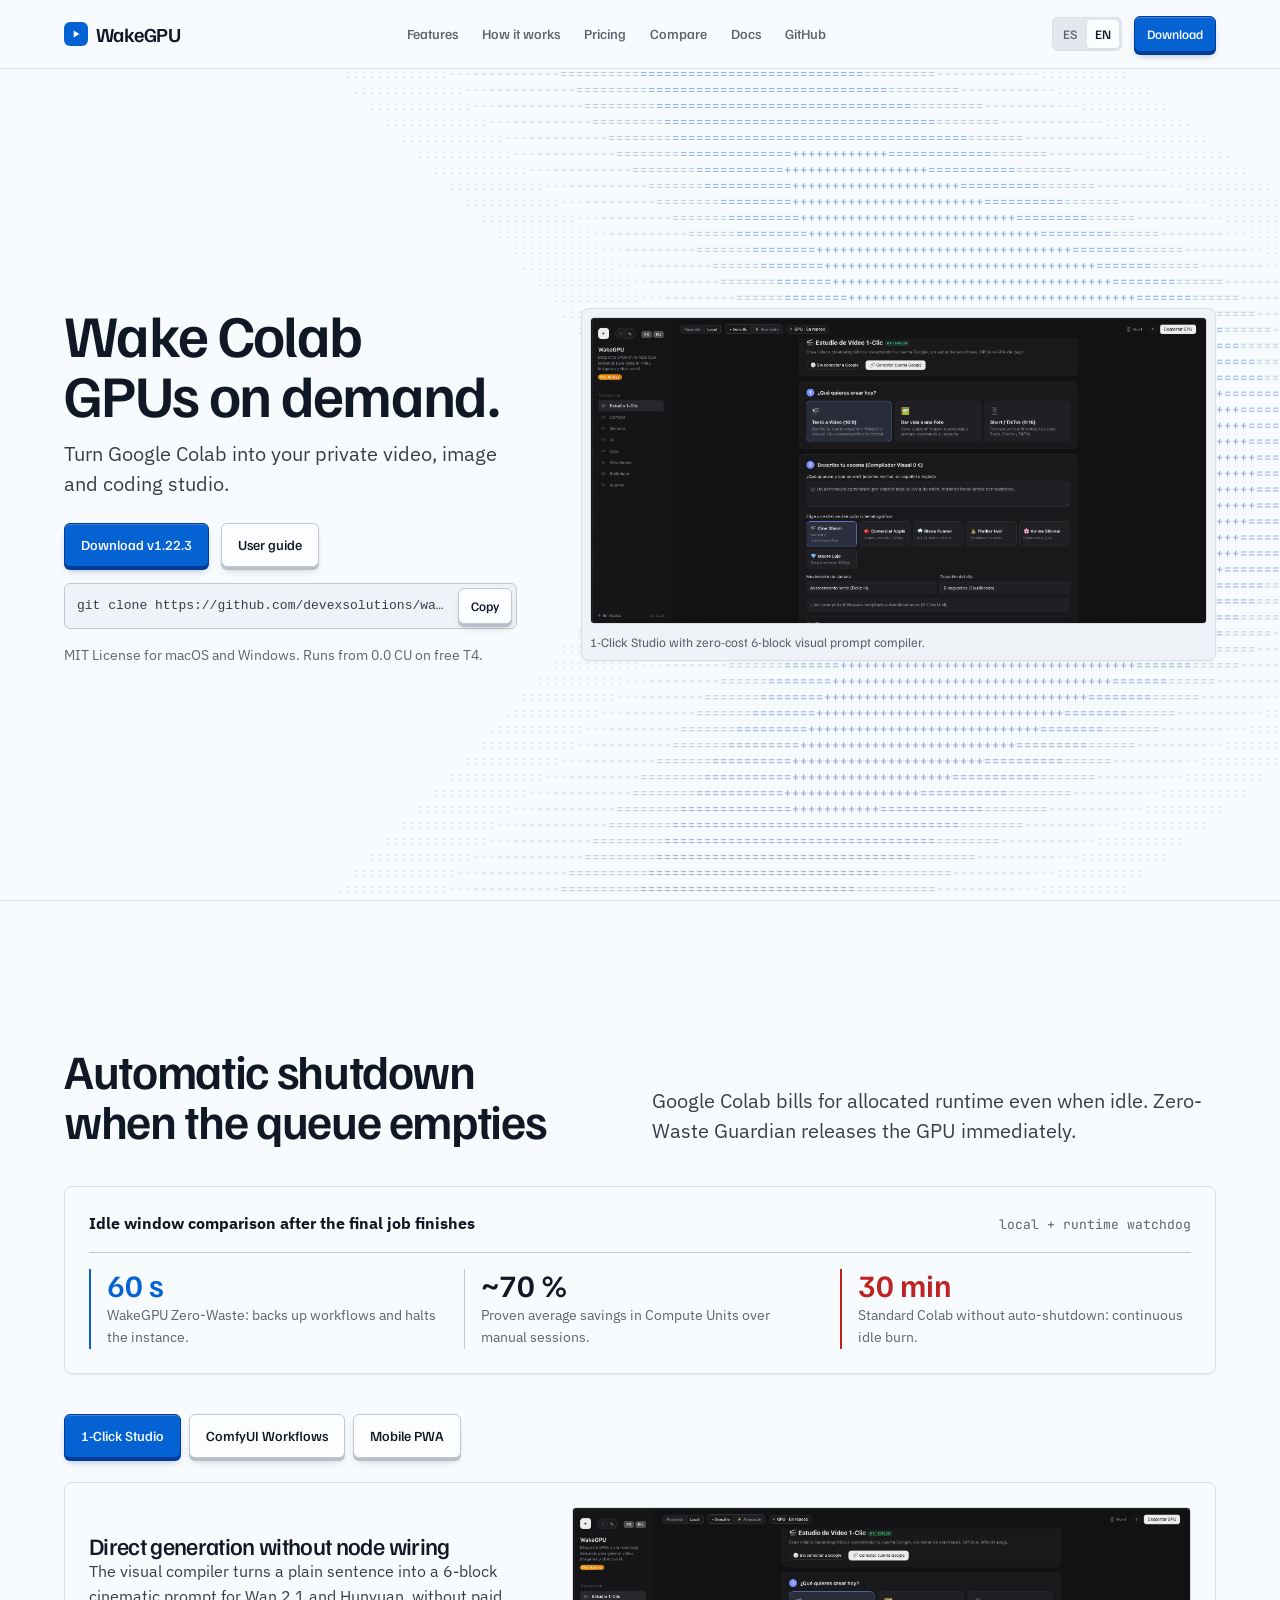
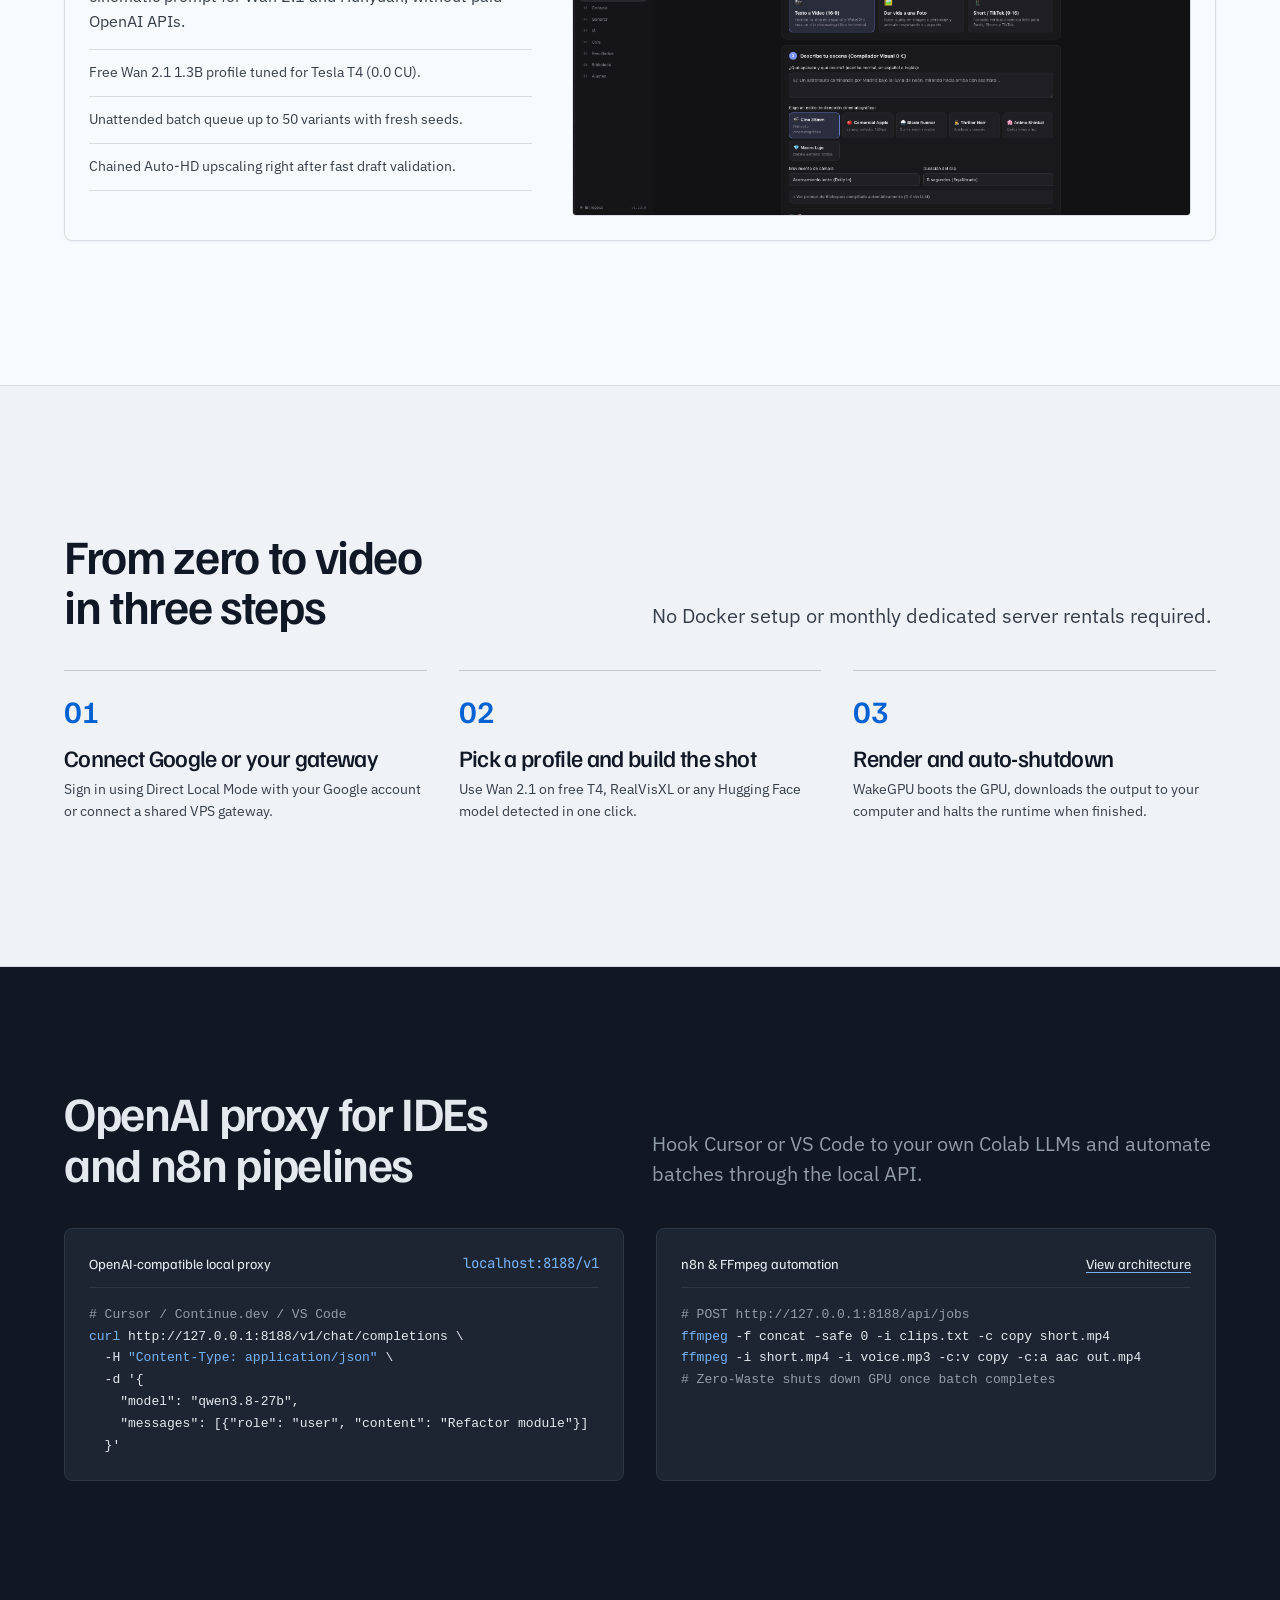
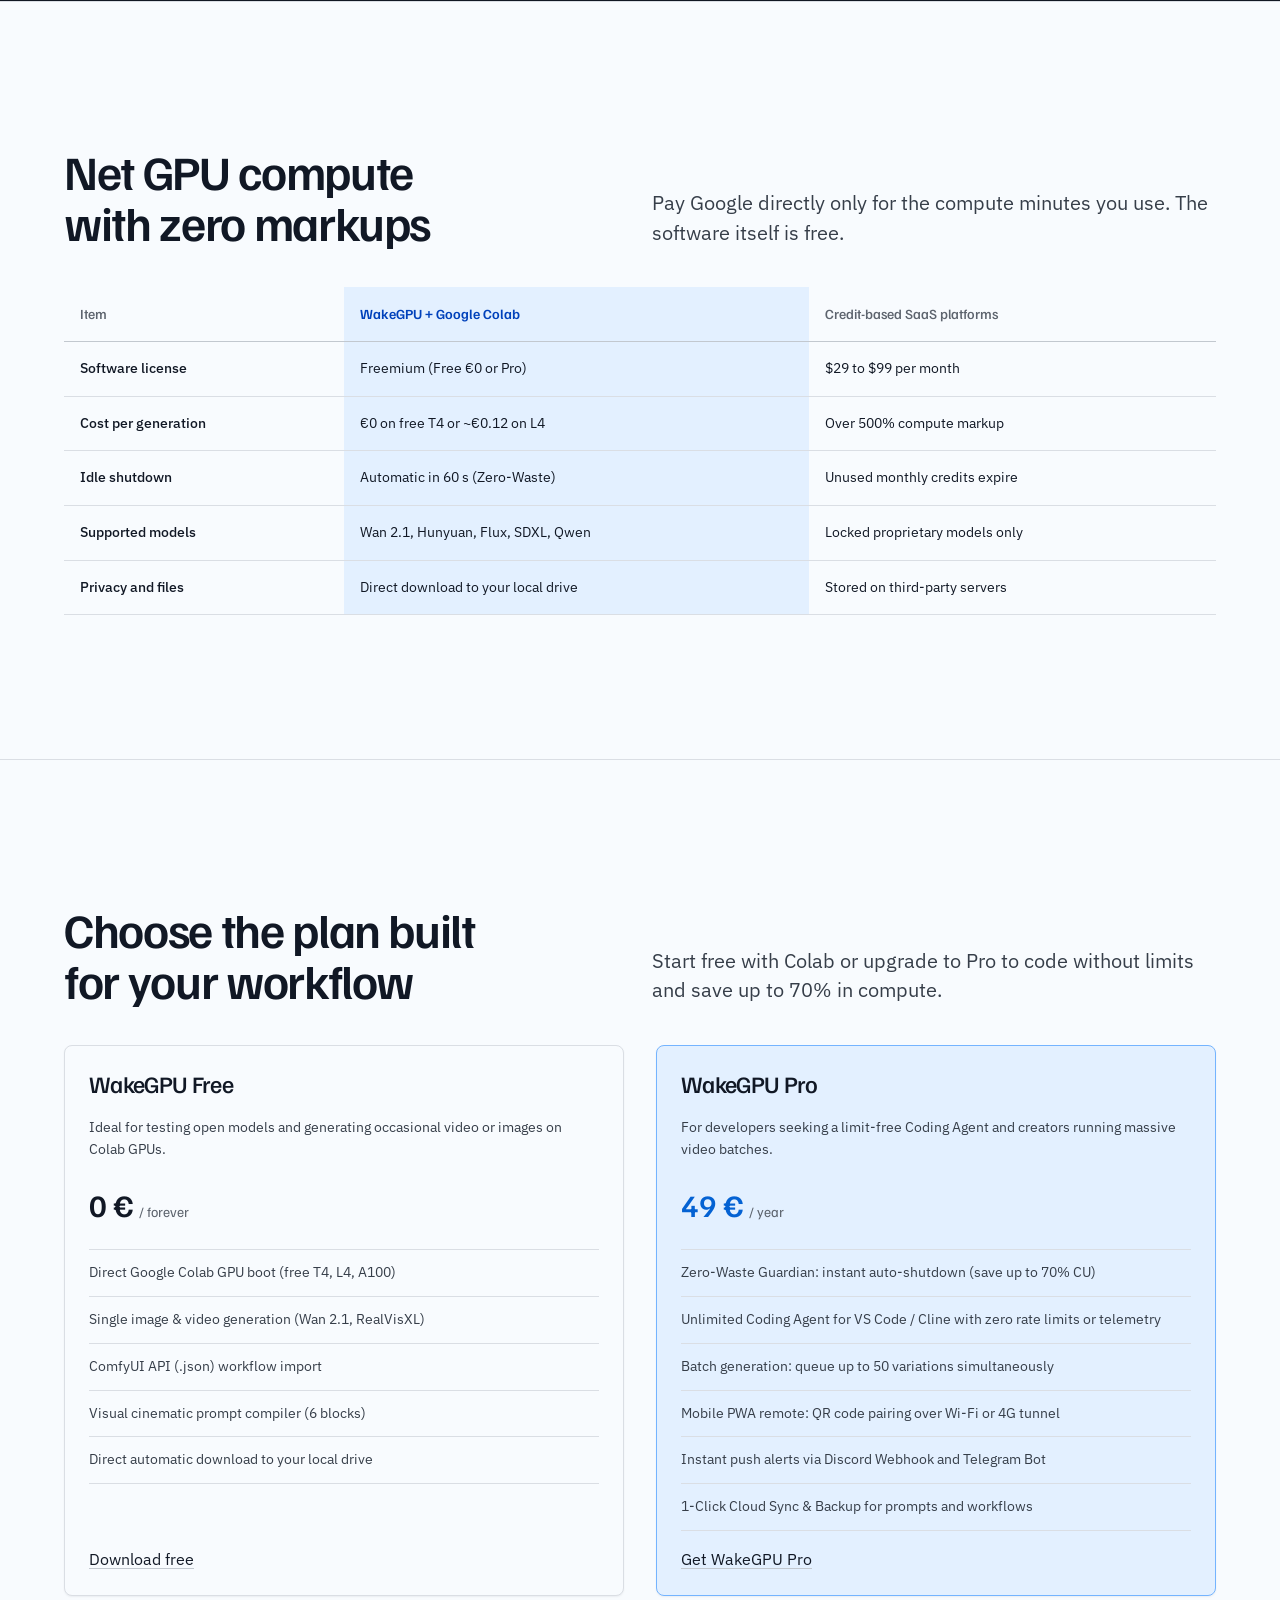
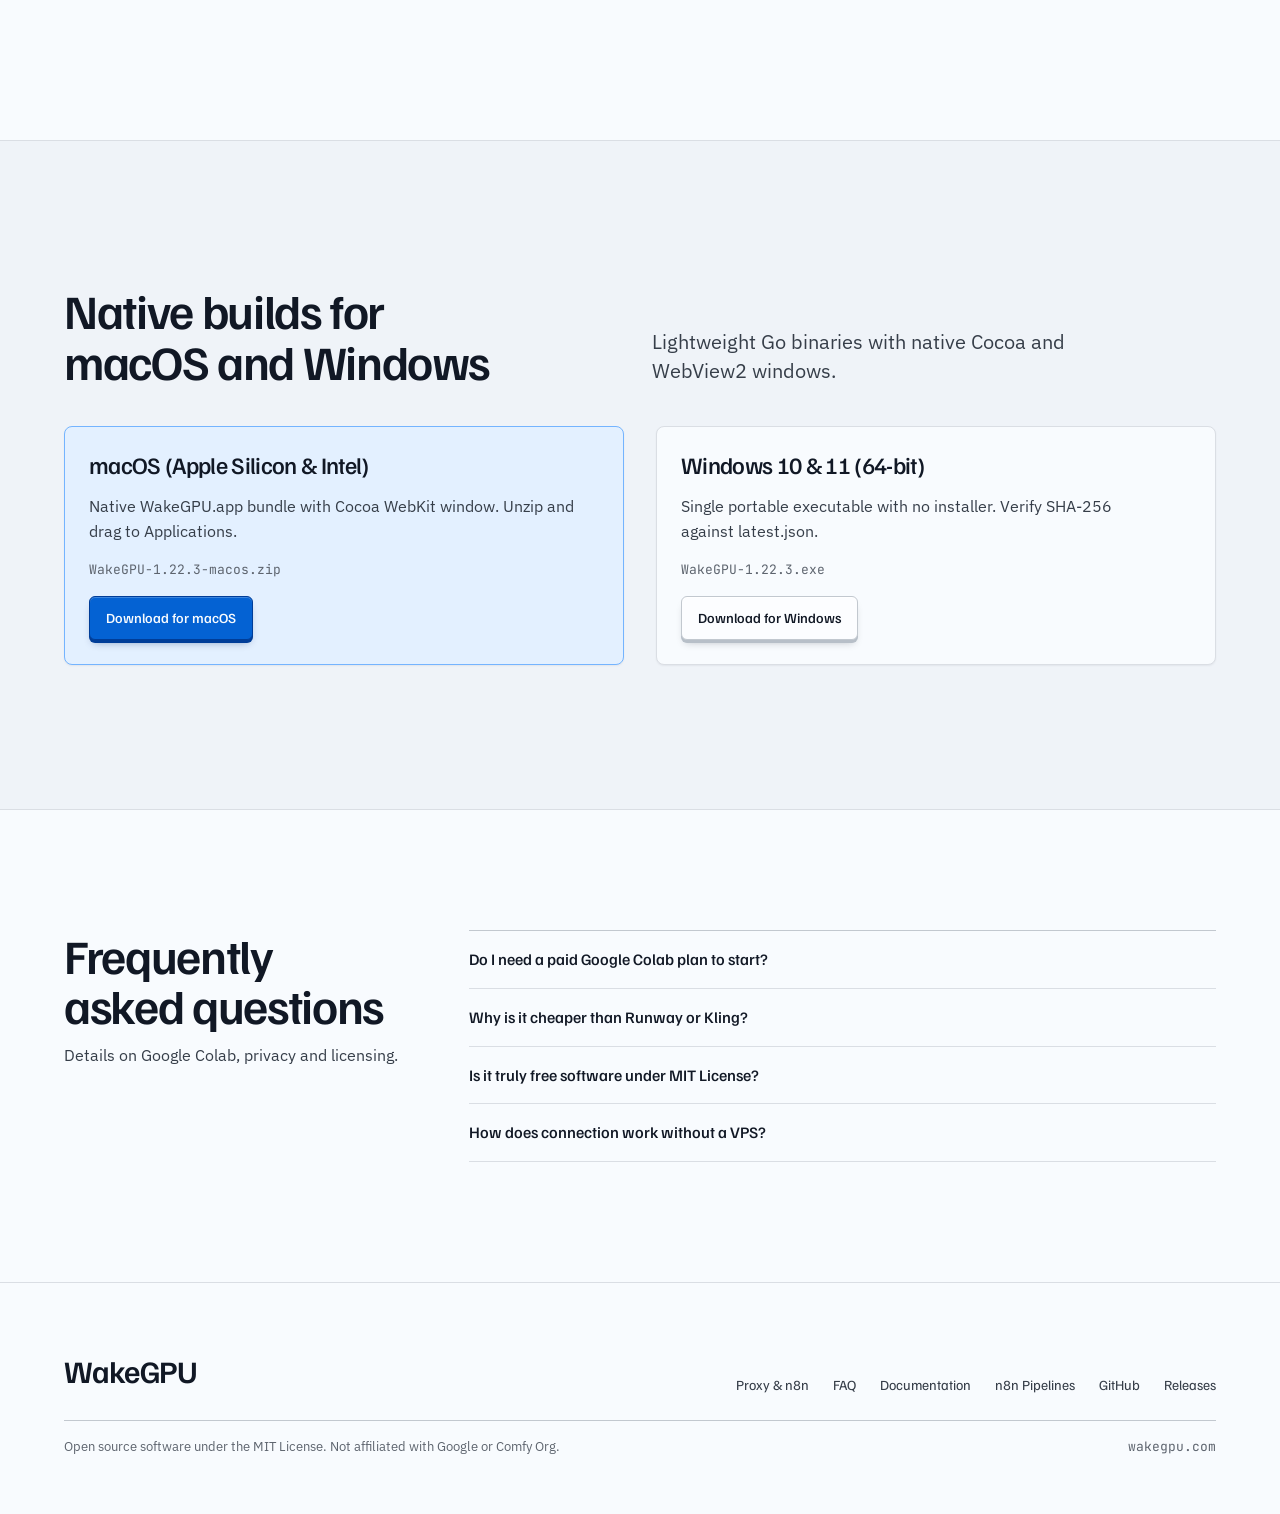
<file: web/index.html>
<!doctype html>
<html lang="es">
<head>
<meta charset="utf-8">
<meta name="viewport" content="width=device-width, initial-scale=1">
<title>WakeGPU: Despierta GPUs en Google Colab bajo demanda</title>
<meta name="description" content="WakeGPU convierte Google Colab en tu estudio privado de vídeo, imagen y LLMs de código (VS Code y Cursor) con apagado automático en reposo.">
<link rel="icon" type="image/svg+xml" href="favicon.svg">
<link rel="canonical" href="https://wakegpu.com/">

<!-- Open Graph / LinkedIn / Facebook / WhatsApp -->
<meta property="og:type" content="website">
<meta property="og:site_name" content="WakeGPU">
<meta property="og:url" content="https://wakegpu.com/">
<meta property="og:title" content="WakeGPU: Despierta GPUs en la nube solo cuando las necesitas">
<meta property="og:description" content="Convierte Google Colab en tu estudio privado de vídeo, imagen y LLMs de código con apagado automático en reposo.">
<meta property="og:image" content="https://wakegpu.com/og-image.jpg">
<meta property="og:image:secure_url" content="https://wakegpu.com/og-image.jpg">
<meta property="og:image:type" content="image/jpeg">
<meta property="og:image:width" content="1200">
<meta property="og:image:height" content="630">
<meta property="og:image:alt" content="WakeGPU: Control de GPUs de Google Colab y Guardián Zero-Waste">
<meta property="og:locale" content="es_ES">
<meta name="image" content="https://wakegpu.com/og-image.jpg">
<meta itemprop="image" content="https://wakegpu.com/og-image.jpg">
<link rel="image_src" href="https://wakegpu.com/og-image.jpg">

<!-- Twitter / X -->
<meta name="twitter:card" content="summary_large_image">
<meta name="twitter:url" content="https://wakegpu.com/">
<meta name="twitter:title" content="WakeGPU: Despierta GPUs en la nube solo cuando las necesitas">
<meta name="twitter:description" content="Estudio privado de vídeo, imagen y LLMs en Google Colab sin cuotas mensuales.">
<meta name="twitter:image" content="https://wakegpu.com/og-image.jpg">
<meta name="twitter:image:alt" content="WakeGPU Preview">

<link rel="preconnect" href="https://fonts.googleapis.com">
<link rel="preconnect" href="https://fonts.gstatic.com" crossorigin>
<link href="https://fonts.googleapis.com/css2?family=Familjen+Grotesk:wght@500;600&family=IBM+Plex+Sans:wght@400;500&family=JetBrains+Mono:wght@400;500&display=swap" rel="stylesheet">
<link rel="stylesheet" href="./style.css">
</head>
<body>

<header class="masthead">
  <div class="container masthead-inner">
    <a href="#descargar" class="wordmark">
      <span class="wordmark-mark" aria-hidden="true">
        <svg width="14" height="14" viewBox="0 0 24 24" fill="currentColor"><path d="M8 6v12l10-6z"/></svg>
      </span>
      <span>WakeGPU</span>
    </a>

    <nav class="nav-links" aria-label="Principal">
      <a href="#funcionalidades" data-es="Funciones" data-en="Features">Funciones</a>
      <a href="#como-funciona" data-es="Cómo funciona" data-en="How it works">Cómo funciona</a>
      <a href="#precios" data-es="Precios" data-en="Pricing">Precios</a>
      <a href="#comparativa" data-es="Comparativa" data-en="Compare">Comparativa</a>
      <a href="docs.html" data-es="Documentación" data-en="Docs">Documentación</a>
      <a href="https://github.com/devexsolutions/wakegpu" target="_blank" rel="noopener">GitHub</a>
    </nav>

    <div class="nav-actions">
      <div class="tray" role="group" aria-label="Idioma">
        <button id="btnEs" type="button" class="on">ES</button>
        <button id="btnEn" type="button">EN</button>
      </div>
      <a href="#descargar" class="key key--primary key--sm" data-es="Descargar" data-en="Download">Descargar</a>
    </div>
  </div>
</header>

<main>
  <!-- HERO STAGE + COBALT ASCII FIELD -->
  <section class="hero-band">
    <canvas id="cobalt-field" class="cobalt-field" aria-hidden="true"></canvas>
    <div class="container hero-grid">
      <div class="hero-copy">
        <h1 data-es="Despierta GPUs en Colab bajo demanda." data-en="Wake Colab GPUs on demand.">Despierta GPUs en Colab bajo demanda.</h1>
        <p class="lead" data-es="Convierte Google Colab en tu estudio de vídeo, imagen y código." data-en="Turn Google Colab into your private video, image and coding studio.">
          Convierte Google Colab en tu estudio de vídeo, imagen y código.
        </p>

        <div class="hero-actions">
          <a href="https://github.com/devexsolutions/wakegpu/releases/latest" target="_blank" rel="noopener" class="key key--primary" data-es="Descargar v1.22.3" data-en="Download v1.22.3">Descargar v1.22.3</a>
          <a href="docs.html" class="key" data-es="Guía de uso" data-en="User guide">Guía de uso</a>
        </div>

        <div class="hero-cmd">
          <code>git clone https://github.com/devexsolutions/wakegpu</code>
          <button type="button" class="key key--sm" id="btnCopyClone" data-es="Copiar" data-en="Copy">Copiar</button>
        </div>

        <p class="hero-note" data-es="Licencia MIT para macOS y Windows. Funciona desde 0,0 CU con T4 gratuita." data-en="MIT License for macOS and Windows. Runs from 0.0 CU on free T4.">
          Licencia MIT para macOS y Windows. Funciona desde 0,0 CU con T4 gratuita.
        </p>
      </div>

      <figure class="cut hero-figure">
        <img src="screenshots/studio-1-click.png" alt="Estudio 1-Clic de WakeGPU en macOS" width="1280" height="720">
        <figcaption data-es="Estudio 1-Clic con compilador visual de 6 bloques sin LLMs de pago." data-en="1-Click Studio with zero-cost 6-block visual prompt compiler.">
          Estudio 1-Clic con compilador visual de 6 bloques sin LLMs de pago.
        </figcaption>
      </figure>
    </div>
  </section>

  <!-- TIMELINE RULER + INTERACTIVE SWITCHER -->
  <section class="sec" id="funcionalidades">
    <div class="container">
      <div class="head-split">
        <h2 data-es="Apagado automático al terminar la cola" data-en="Automatic shutdown when the queue empties">Apagado automático al terminar la cola</h2>
        <p class="lead" data-es="Google Colab cobra por tiempo asignado aunque no estés renderizando. El Guardián Zero-Waste libera la GPU al instante." data-en="Google Colab bills for allocated runtime even when idle. Zero-Waste Guardian releases the GPU immediately.">
          Google Colab cobra por tiempo asignado aunque no estés renderizando. El Guardián Zero-Waste libera la GPU al instante.
        </p>
      </div>

      <!-- Cobalt signature: Timeline as a ruler -->
      <div class="cut ruler-box">
        <div class="ruler-header">
          <strong data-es="Comparativa de inactividad tras finalizar el último render" data-en="Idle window comparison after the final job finishes">Comparativa de inactividad tras finalizar el último render</strong>
          <span class="mono" style="font-size: var(--text-xs); color: var(--color-muted);" data-es="watchdog local + servidor" data-en="local + runtime watchdog">watchdog local + servidor</span>
        </div>
        <div class="ruler-track">
          <div class="ruler-tick ruler-tick--accent">
            <div class="ruler-val ruler-val--accent tabular">60 s</div>
            <div class="ruler-lbl" data-es="WakeGPU Zero-Waste: respalda flujos y apaga la máquina." data-en="WakeGPU Zero-Waste: backs up workflows and halts the instance.">WakeGPU Zero-Waste: respalda flujos y apaga la máquina.</div>
          </div>
          <div class="ruler-tick">
            <div class="ruler-val tabular">~70 %</div>
            <div class="ruler-lbl" data-es="Ahorro medio comprobado en Compute Units frente a sesiones manuales." data-en="Proven average savings in Compute Units over manual sessions.">Ahorro medio comprobado en Compute Units frente a sesiones manuales.</div>
          </div>
          <div class="ruler-tick ruler-tick--error">
            <div class="ruler-val ruler-val--error tabular">30 min</div>
            <div class="ruler-lbl" data-es="Colab estándar sin apagado automático: consumo fantasma continuo." data-en="Standard Colab without auto-shutdown: continuous idle burn.">Colab estándar sin apagado automático: consumo fantasma continuo.</div>
          </div>
        </div>
      </div>

      <!-- Switcher -->
      <div class="switcher-bar" role="tablist" aria-label="Capacidades de WakeGPU">
        <button type="button" class="key key--primary" role="tab" aria-selected="true" data-sw="studio" data-es="Estudio 1-Clic" data-en="1-Click Studio">Estudio 1-Clic</button>
        <button type="button" class="key" role="tab" aria-selected="false" data-sw="comfy" data-es="Flujos ComfyUI" data-en="ComfyUI Workflows">Flujos ComfyUI</button>
        <button type="button" class="key" role="tab" aria-selected="false" data-sw="mobile" data-es="Control Móvil PWA" data-en="Mobile PWA">Control Móvil PWA</button>
      </div>

      <div class="cut switcher-panel" id="sw-studio">
        <div>
          <h3 data-es="Generación directa sin configurar nodos" data-en="Direct generation without node wiring">Generación directa sin configurar nodos</h3>
          <p class="prose" data-es="El compilador visual convierte una frase sencilla en un prompt cinematográfico de 6 bloques compatible con Wan 2.1 y Hunyuan, sin APIs de OpenAI." data-en="The visual compiler turns a plain sentence into a 6-block cinematic prompt for Wan 2.1 and Hunyuan, without paid OpenAI APIs.">
            El compilador visual convierte una frase sencilla en un prompt cinematográfico de 6 bloques compatible con Wan 2.1 y Hunyuan, sin APIs de OpenAI.
          </p>
          <ul class="switcher-list">
            <li data-es="Perfil gratuito Wan 2.1 1.3B optimizado para Tesla T4 (0,0 CU)." data-en="Free Wan 2.1 1.3B profile tuned for Tesla T4 (0.0 CU).">Perfil gratuito Wan 2.1 1.3B optimizado para Tesla T4 (0,0 CU).</li>
            <li data-es="Cola desatendida de hasta 50 variantes con semillas aleatorias." data-en="Unattended batch queue up to 50 variants with fresh seeds.">Cola desatendida de hasta 50 variantes con semillas aleatorias.</li>
            <li data-es="Auto-HD encadenado tras validar borradores rápidos." data-en="Chained Auto-HD upscaling right after fast draft validation.">Auto-HD encadenado tras validar borradores rápidos.</li>
          </ul>
        </div>
        <figure class="switcher-figure">
          <img src="screenshots/studio-1-click.png" alt="Pestaña Estudio 1-Clic en WakeGPU" width="1280" height="720">
        </figure>
      </div>

      <div class="cut switcher-panel" id="sw-comfy" hidden>
        <div>
          <h3 data-es="Importa cualquier flujo API de ComfyUI" data-en="Import any ComfyUI API workflow">Importa cualquier flujo API de ComfyUI</h3>
          <p class="prose" data-es="Detecta automáticamente prompts, imágenes de referencia, semillas y resoluciones desde cualquier JSON exportado en modo API." data-en="Automatically extracts prompts, reference images, seeds and dimensions from any ComfyUI API JSON.">
            Detecta automáticamente prompts, imágenes de referencia, semillas y resoluciones desde cualquier JSON exportado en modo API.
          </p>
          <ul class="switcher-list">
            <li data-es="Copia de seguridad automática de tus flujos antes de apagar la GPU." data-en="Automatic workflow backup before the GPU powers down.">Copia de seguridad automática de tus flujos antes de apagar la GPU.</li>
            <li data-es="Descarga directa de resultados en tu carpeta local de macOS o Windows." data-en="Direct download of outputs into your local macOS or Windows folder.">Descarga directa de resultados en tu carpeta local de macOS o Windows.</li>
          </ul>
        </div>
        <figure class="switcher-figure">
          <img src="screenshots/generate-workspace.png" alt="Pestaña Generar con flujos ComfyUI en WakeGPU" width="1280" height="720">
        </figure>
      </div>

      <div class="cut switcher-panel" id="sw-mobile" hidden>
        <div>
          <h3 data-es="Supervisión desde iPhone o Android" data-en="Monitor from iPhone or Android">Supervisión desde iPhone o Android</h3>
          <p class="prose" data-es="Escanea el código QR de la barra superior para seguir el progreso del render, consultar el saldo de CU y detener la GPU desde cualquier lugar." data-en="Scan the QR code in the top bar to watch render progress, inspect live CU balance and stop the GPU remotely.">
            Escanea el código QR de la barra superior para seguir el progreso del render, consultar el saldo de CU y detener la GPU desde cualquier lugar.
          </p>
          <ul class="switcher-list">
            <li data-es="Alertas instantáneas por Discord Webhook o Bot de Telegram." data-en="Instant alerts via Discord Webhook or Telegram Bot.">Alertas instantáneas por Discord Webhook o Bot de Telegram.</li>
            <li data-es="Compatible con red local Wi-Fi y túnel remoto seguro." data-en="Works over local Wi-Fi or secure remote tunnel.">Compatible con red local Wi-Fi y túnel remoto seguro.</li>
          </ul>
        </div>
        <figure class="switcher-figure">
          <img src="screenshots/mobile-remote.png" alt="Control Móvil y código QR de emparejamiento en WakeGPU" width="1024" height="494">
        </figure>
      </div>
    </div>
  </section>

  <!-- HOW IT WORKS (Real <ol> steps) -->
  <section class="sec sec--paper2" id="como-funciona">
    <div class="container">
      <div class="head-split">
        <h2 data-es="De cero a vídeo en tres pasos" data-en="From zero to video in three steps">De cero a vídeo en tres pasos</h2>
        <p class="lead" data-es="Sin configurar servidores Docker ni alquilar máquinas dedicadas por meses." data-en="No Docker setup or monthly dedicated server rentals required.">
          Sin configurar servidores Docker ni alquilar máquinas dedicadas por meses.
        </p>
      </div>

      <ol class="steps-grid">
        <li class="step-item">
          <h3 data-es="Conecta Google o tu pasarela" data-en="Connect Google or your gateway">Conecta Google o tu pasarela</h3>
          <p data-es="Inicia sesión en Modo Local Directo con tu cuenta de Google o conecta una pasarela VPS compartida." data-en="Sign in using Direct Local Mode with your Google account or connect a shared VPS gateway.">
            Inicia sesión en Modo Local Directo con tu cuenta de Google o conecta una pasarela VPS compartida.
          </p>
        </li>
        <li class="step-item">
          <h3 data-es="Elige perfil y compila la escena" data-en="Pick a profile and build the shot">Elige perfil y compila la escena</h3>
          <p data-es="Usa Wan 2.1 en T4 gratuita, RealVisXL o cualquier modelo de Hugging Face detectado en un clic." data-en="Use Wan 2.1 on free T4, RealVisXL or any Hugging Face model detected in one click.">
            Usa Wan 2.1 en T4 gratuita, RealVisXL o cualquier modelo de Hugging Face detectado en un clic.
          </p>
        </li>
        <li class="step-item">
          <h3 data-es="Renderiza y apaga automáticamente" data-en="Render and auto-shutdown">Renderiza y apaga automáticamente</h3>
          <p data-es="WakeGPU despierta la GPU, descarga el archivo final en tu ordenador y libera la instancia al terminar." data-en="WakeGPU boots the GPU, downloads the output to your computer and halts the runtime when finished.">
            WakeGPU despierta la GPU, descarga el archivo final en tu ordenador y libera la instancia al terminar.
          </p>
        </li>
      </ol>
    </div>
  </section>

  <!-- GRAPHITE DARK BAND: PROXY IDE & FACELESS N8N -->
  <section class="graphite" id="faceless">
    <div class="container">
      <div class="head-split">
        <h2 data-es="Proxy OpenAI para IDEs y canales n8n" data-en="OpenAI proxy for IDEs and n8n pipelines">Proxy OpenAI para IDEs y canales n8n</h2>
        <p class="lead" data-es="Conecta Cursor o VS Code a tus propios LLMs en Colab y automatiza lotes mediante API local." data-en="Hook Cursor or VS Code to your own Colab LLMs and automate batches through the local API.">
          Conecta Cursor o VS Code a tus propios LLMs en Colab y automatiza lotes mediante API local.
        </p>
      </div>

      <div class="graphite-panes">
        <div class="pane">
          <div class="pane-head">
            <span data-es="Proxy local compatible con OpenAI" data-en="OpenAI-compatible local proxy">Proxy local compatible con OpenAI</span>
            <span class="mono" style="color: var(--color-accent-2);">localhost:8188/v1</span>
          </div>
          <pre><code><span class="com"># Cursor / Continue.dev / VS Code</span>
<span class="tok">curl</span> http://127.0.0.1:8188/v1/chat/completions \
  -H <span class="tok">"Content-Type: application/json"</span> \
  -d '{
    "model": "qwen3.8-27b",
    "messages": [{"role": "user", "content": "Refactor module"}]
  }'</code></pre>
        </div>

        <div class="pane">
          <div class="pane-head">
            <span data-es="Automatización n8n y FFmpeg" data-en="n8n &amp; FFmpeg automation">Automatización n8n y FFmpeg</span>
            <a href="docs.html#faceless-n8n" data-es="Ver arquitectura" data-en="View architecture">Ver arquitectura</a>
          </div>
          <pre><code><span class="com"># POST http://127.0.0.1:8188/api/jobs</span>
<span class="tok">ffmpeg</span> -f concat -safe 0 -i clips.txt -c copy short.mp4
<span class="tok">ffmpeg</span> -i short.mp4 -i voice.mp3 -c:v copy -c:a aac out.mp4
<span class="com"># Zero-Waste shuts down GPU once batch completes</span></code></pre>
        </div>
      </div>
    </div>
  </section>

  <!-- COST & COMPARISON LEDGER TABLE -->
  <section class="sec" id="comparativa">
    <div class="container" id="costes-cu">
      <div class="head-split">
        <h2 data-es="Coste neto de GPU sin intermediarios" data-en="Net GPU compute with zero markups">Coste neto de GPU sin intermediarios</h2>
        <p class="lead" data-es="Pagas directamente a Google solo por los minutos de cálculo que utilizas. El software es gratis." data-en="Pay Google directly only for the compute minutes you use. The software itself is free.">
          Pagas directamente a Google solo por los minutos de cálculo que utilizas. El software es gratis.
        </p>
      </div>

      <div class="table-scroll">
        <table class="ledger-table">
          <thead>
            <tr>
              <th data-es="Concepto" data-en="Item">Concepto</th>
              <th class="col-cobalt" data-es="WakeGPU + Google Colab" data-en="WakeGPU + Google Colab">WakeGPU + Google Colab</th>
              <th data-es="Plataformas SaaS de créditos" data-en="Credit-based SaaS platforms">Plataformas SaaS de créditos</th>
            </tr>
          </thead>
          <tbody>
            <tr>
              <td data-es="Licencia del software" data-en="Software license">Licencia del software</td>
              <td class="col-cobalt" data-es="Freemium (Plan Free 0 € o Pro)" data-en="Freemium (Free €0 or Pro)">Freemium (Plan Free 0 € o Pro)</td>
              <td data-es="29 € a 99 € al mes" data-en="$29 to $99 per month">29 € a 99 € al mes</td>
            </tr>
            <tr>
              <td data-es="Coste por generación" data-en="Cost per generation">Coste por generación</td>
              <td class="col-cobalt" data-es="0 € en T4 gratis o ~0,12 € en L4" data-en="€0 on free T4 or ~€0.12 on L4">0 € en T4 gratis o ~0,12 € en L4</td>
              <td data-es="Margen superior al 500 %" data-en="Over 500% compute markup">Margen superior al 500 %</td>
            </tr>
            <tr>
              <td data-es="Apagado en reposo" data-en="Idle shutdown">Apagado en reposo</td>
              <td class="col-cobalt" data-es="Automático en 60 s (Zero-Waste)" data-en="Automatic in 60 s (Zero-Waste)">Automático en 60 s (Zero-Waste)</td>
              <td data-es="Los créditos no usados caducan" data-en="Unused monthly credits expire">Los créditos no usados caducan</td>
            </tr>
            <tr>
              <td data-es="Modelos compatibles" data-en="Supported models">Modelos compatibles</td>
              <td class="col-cobalt" data-es="Wan 2.1, Hunyuan, Flux, SDXL, Qwen" data-en="Wan 2.1, Hunyuan, Flux, SDXL, Qwen">Wan 2.1, Hunyuan, Flux, SDXL, Qwen</td>
              <td data-es="Solo modelos cerrados propios" data-en="Locked proprietary models only">Solo modelos cerrados propios</td>
            </tr>
            <tr>
              <td data-es="Privacidad y archivos" data-en="Privacy and files">Privacidad y archivos</td>
              <td class="col-cobalt" data-es="Descarga directa a tu disco local" data-en="Direct download to your local drive">Descarga directa a tu disco local</td>
              <td data-es="Alojamiento en servidores externos" data-en="Stored on third-party servers">Alojamiento en servidores externos</td>
            </tr>
          </tbody>
        </table>
      </div>
    </div>
  </section>

  <!-- FREEMIUM PRICING TIERS -->
  <section class="sec sec--paper" id="precios">
    <div class="container">
      <div class="head-split">
        <h2 data-es="Elige el plan adaptado a tu flujo de trabajo" data-en="Choose the plan built for your workflow">Elige el plan adaptado a tu flujo de trabajo</h2>
        <p class="lead" data-es="Empieza gratis para generar con Colab o pásate a Pro para programar sin límites y ahorrar hasta un 70 % de cómputo." data-en="Start free with Colab or upgrade to Pro to code without limits and save up to 70% in compute.">
          Empieza gratis para generar con Colab o pásate a Pro para programar sin límites y ahorrar hasta un 70 % de cómputo.
        </p>
      </div>

      <div class="dl-grid">
        <div class="cut dl-card">
          <h3 style="margin:0 0 var(--space-2xs)" data-es="WakeGPU Free" data-en="WakeGPU Free">WakeGPU Free</h3>
          <p class="prose" style="font-size:var(--text-sm)" data-es="Ideal para probar modelos abiertos y generar imágenes y vídeos puntuales en la GPU de Colab." data-en="Ideal for testing open models and generating occasional video or images on Colab GPUs.">
            Ideal para probar modelos abiertos y generar imágenes y vídeos puntuales en la GPU de Colab.
          </p>
          <div class="ruler-val" style="margin:var(--space-sm) 0">0 € <span style="font-size:var(--text-sm);font-weight:400;color:var(--color-muted)" data-es="/ para siempre" data-en="/ forever">/ para siempre</span></div>
          <ul class="switcher-list" style="margin-top:0">
            <li data-es="Arranque directo de GPUs Google Colab (T4 gratis, L4, A100)" data-en="Direct Google Colab GPU boot (free T4, L4, A100)">Arranque directo de GPUs Google Colab (T4 gratis, L4, A100)</li>
            <li data-es="Generación individual de vídeo (Wan 2.1) e imagen (RealVisXL)" data-en="Single image &amp; video generation (Wan 2.1, RealVisXL)">Generación individual de vídeo (Wan 2.1) e imagen (RealVisXL)</li>
            <li data-es="Importación de flujos ComfyUI API (.json)" data-en="ComfyUI API (.json) workflow import">Importación de flujos ComfyUI API (.json)</li>
            <li data-es="Compilador visual de prompts cinematográficos (6 bloques)" data-en="Visual cinematic prompt compiler (6 blocks)">Compilador visual de prompts cinematográficos (6 bloques)</li>
            <li data-es="Descarga directa automática a tu disco local" data-en="Direct automatic download to your local drive">Descarga directa automática a tu disco local</li>
          </ul>
          <a href="#descargar" class="btn" style="margin-top:auto" data-es="Descargar gratis" data-en="Download free">Descargar gratis</a>
        </div>

        <div class="cut dl-card dl-card--primary">
          <h3 style="margin:0 0 var(--space-2xs)" data-es="WakeGPU Pro" data-en="WakeGPU Pro">WakeGPU Pro</h3>
          <p class="prose" style="font-size:var(--text-sm)" data-es="Para desarrolladores que buscan un Coding Agent sin cuotas y creadores que generan lotes masivos de vídeo." data-en="For developers seeking a limit-free Coding Agent and creators running massive video batches.">
            Para desarrolladores que buscan un Coding Agent sin cuotas y creadores que generan lotes masivos de vídeo.
          </p>
          <div class="ruler-val ruler-val--accent" style="margin:var(--space-sm) 0">49 € <span style="font-size:var(--text-sm);font-weight:400;color:var(--color-muted)" data-es="/ año" data-en="/ year">/ año</span></div>
          <ul class="switcher-list" style="margin-top:0">
            <li data-es="Guardián Zero-Waste: auto-apagado inmediato (ahorro hasta 70 % de CU)" data-en="Zero-Waste Guardian: instant auto-shutdown (save up to 70% CU)">Guardián Zero-Waste: auto-apagado inmediato (ahorro hasta 70 % de CU)</li>
            <li data-es="Coding Agent ilimitado para VS Code / Cline sin rate limits ni telemetría" data-en="Unlimited Coding Agent for VS Code / Cline with zero rate limits or telemetry">Coding Agent ilimitado para VS Code / Cline sin rate limits ni telemetría</li>
            <li data-es="Generación por lotes: hasta 50 variantes en cola simultáneas" data-en="Batch generation: queue up to 50 variations simultaneously">Generación por lotes: hasta 50 variantes en cola simultáneas</li>
            <li data-es="Control móvil PWA: emparejamiento con código QR en Wi-Fi o 4G" data-en="Mobile PWA remote: QR code pairing over Wi-Fi or 4G tunnel">Control móvil PWA: emparejamiento con código QR en Wi-Fi o 4G</li>
            <li data-es="Alertas remotas push instantáneas en Discord Webhook y Telegram Bot" data-en="Instant push alerts via Discord Webhook and Telegram Bot">Alertas remotas push instantáneas en Discord Webhook y Telegram Bot</li>
            <li data-es="Cloud Sync &amp; Backup de prompts y flujos en un clic" data-en="1-Click Cloud Sync &amp; Backup for prompts and workflows">Cloud Sync &amp; Backup de prompts y flujos en un clic</li>
          </ul>
          <a href="#descargar" class="btn btn--primary" style="margin-top:auto" data-es="Obtener WakeGPU Pro" data-en="Get WakeGPU Pro">Obtener WakeGPU Pro</a>
        </div>
      </div>
    </div>
  </section>

  <!-- DOWNLOADS & CLOSE -->
  <section class="sec sec--paper2" id="descargar">
    <div class="container" id="precios">
      <div class="head-split">
        <h2 data-es="Descarga nativa para macOS y Windows" data-en="Native builds for macOS and Windows">Descarga nativa para macOS y Windows</h2>
        <p class="lead" data-es="Binarios ligeros compilados en Go con interfaz nativa Cocoa y WebView2." data-en="Lightweight Go binaries with native Cocoa and WebView2 windows.">
          Binarios ligeros compilados en Go con interfaz nativa Cocoa y WebView2.
        </p>
      </div>

      <div class="dl-grid">
        <div class="cut dl-card dl-card--primary">
          <h3 data-es="macOS (Apple Silicon e Intel)" data-en="macOS (Apple Silicon &amp; Intel)">macOS (Apple Silicon e Intel)</h3>
          <p class="prose" data-es="Paquete nativo WakeGPU.app con ventana Cocoa WebKit. Descomprime el archivo y muévelo a Aplicaciones." data-en="Native WakeGPU.app bundle with Cocoa WebKit window. Unzip and drag to Applications.">
            Paquete nativo WakeGPU.app con ventana Cocoa WebKit. Descomprime el archivo y muévelo a Aplicaciones.
          </p>
          <p class="dl-meta">WakeGPU-1.22.3-macos.zip</p>
          <div>
            <a href="https://github.com/devexsolutions/wakegpu/releases/latest" target="_blank" rel="noopener" class="key key--primary" data-es="Descargar para macOS" data-en="Download for macOS">Descargar para macOS</a>
          </div>
        </div>

        <div class="cut dl-card">
          <h3 data-es="Windows 10 y 11 (64 bits)" data-en="Windows 10 &amp; 11 (64-bit)">Windows 10 y 11 (64 bits)</h3>
          <p class="prose" data-es="Ejecutable único portátil sin instalador. Verifica su huella SHA-256 con el manifiesto latest.json." data-en="Single portable executable with no installer. Verify SHA-256 against latest.json.">
            Ejecutable único portátil sin instalador. Verifica su huella SHA-256 con el manifiesto latest.json.
          </p>
          <p class="dl-meta">WakeGPU-1.22.3.exe</p>
          <div>
            <a href="https://github.com/devexsolutions/wakegpu/releases/latest" target="_blank" rel="noopener" class="key" data-es="Descargar para Windows" data-en="Download for Windows">Descargar para Windows</a>
          </div>
        </div>
      </div>
    </div>
  </section>

  <!-- FAQ -->
  <section class="sec sec--tight" id="faq">
    <div class="container faq-wrap">
      <div>
        <h2 data-es="Preguntas frecuentes" data-en="Frequently asked questions">Preguntas frecuentes</h2>
        <p class="prose" style="margin-top: var(--space-sm);" data-es="Detalles sobre Google Colab, privacidad y licencia." data-en="Details on Google Colab, privacy and licensing.">
          Detalles sobre Google Colab, privacidad y licencia.
        </p>
      </div>

      <div class="faq-list">
        <details>
          <summary data-es="¿Necesito pagar Google Colab para empezar?" data-en="Do I need a paid Google Colab plan to start?">¿Necesito pagar Google Colab para empezar?</summary>
          <p data-es="No. Puedes arrancar una GPU T4 gratuita (0,0 CU) con RealVisXL para imágenes o Wan 2.1 1.3B para vídeo. Para modelos pesados como Wan 14B o MiniMax H3 se recomienda Colab Pro o bonos de Compute Units." data-en="No. You can boot a free T4 GPU (0.0 CU) with RealVisXL for images or Wan 2.1 1.3B for video. Heavy models like Wan 14B or MiniMax H3 require Colab Pro or Compute Units.">
            No. Puedes arrancar una GPU T4 gratuita (0,0 CU) con RealVisXL para imágenes o Wan 2.1 1.3B para vídeo. Para modelos pesados como Wan 14B o MiniMax H3 se recomienda Colab Pro o bonos de Compute Units.
          </p>
        </details>
        <details>
          <summary data-es="¿Por qué es mucho más económico que Runway o Kling?" data-en="Why is it cheaper than Runway or Kling?">¿Por qué es mucho más económico que Runway o Kling?</summary>
          <p data-es="Las plataformas SaaS cobran márgenes superiores al 500 % sobre el cómputo base. Con WakeGPU pagas el precio neto de Google y la aplicación es 100 % gratuita." data-en="SaaS platforms add 500%+ markups on compute. With WakeGPU you pay Google wholesale rates and the desktop app is completely free.">
            Las plataformas SaaS cobran márgenes superiores al 500 % sobre el cómputo base. Con WakeGPU pagas el precio neto de Google y la aplicación es 100 % gratuita.
          </p>
        </details>
        <details>
          <summary data-es="¿Es realmente software libre bajo Licencia MIT?" data-en="Is it truly free software under MIT License?">¿Es realmente software libre bajo Licencia MIT?</summary>
          <p data-es="Sí. Todo el código en Go, la interfaz y los scripts están publicados bajo Licencia MIT sin muros de pago ni funciones bloqueadas." data-en="Yes. The entire Go codebase, UI and scripts are published under the MIT License with zero paywalls or locked tiers.">
            Sí. Todo el código en Go, la interfaz y los scripts están publicados bajo Licencia MIT sin muros de pago ni funciones bloqueadas.
          </p>
        </details>
        <details>
          <summary data-es="¿Cómo funciona la conexión sin servidor VPS?" data-en="How does connection work without a VPS?">¿Cómo funciona la conexión sin servidor VPS?</summary>
          <p data-es="En Modo Local Directo autenticas tu propia cuenta de Google desde la aplicación y estableces un túnel cifrado directo hacia la instancia de Colab." data-en="In Direct Local Mode you sign in with your own Google account inside the app and open an encrypted tunnel straight to your Colab instance.">
            En Modo Local Directo autenticas tu propia cuenta de Google desde la aplicación y estableces un túnel cifrado directo hacia la instancia de Colab.
          </p>
        </details>
      </div>
    </div>
  </section>
</main>

<footer class="mast-footer">
  <div class="container">
    <div class="mast-top">
      <div class="mast-wordmark">WakeGPU</div>
      <div class="mast-links">
        <a href="#faceless" data-es="Proxy y n8n" data-en="Proxy &amp; n8n">Proxy y n8n</a>
        <a href="#faq" data-es="Preguntas" data-en="FAQ">Preguntas</a>
        <a href="docs.html" data-es="Documentación" data-en="Documentation">Documentación</a>
        <a href="docs.html#faceless-n8n" data-es="Canales n8n" data-en="n8n Pipelines">Canales n8n</a>
        <a href="https://github.com/devexsolutions/wakegpu" target="_blank" rel="noopener">GitHub</a>
        <a href="https://github.com/devexsolutions/wakegpu/releases/latest" target="_blank" rel="noopener" data-es="Descargas" data-en="Releases">Descargas</a>
      </div>
    </div>
    <div class="mast-bottom">
      <span data-es="Software libre bajo Licencia MIT. No afiliado a Google ni Comfy Org." data-en="Open source software under the MIT License. Not affiliated with Google or Comfy Org.">Software libre bajo Licencia MIT. No afiliado a Google ni Comfy Org.</span>
      <span class="mono">wakegpu.com</span>
    </div>
  </div>
</footer>

<script>
// 1. Bilingual switcher (keeps #btnEs, #btnEn, [data-es] hooks)
(function(){
  const btnEs = document.getElementById("btnEs");
  const btnEn = document.getElementById("btnEn");
  function setLang(l){
    document.querySelectorAll("[data-es]").forEach(el => {
      const v = el.dataset[l];
      if (v) el.textContent = v;
    });
    document.documentElement.lang = l;
    if (btnEs) btnEs.classList.toggle("on", l === "es");
    if (btnEn) btnEn.classList.toggle("on", l === "en");
    try { localStorage.setItem("wl.lang", l); } catch(e) {}
  }
  if (btnEs) btnEs.onclick = () => setLang("es");
  if (btnEn) btnEn.onclick = () => setLang("en");
  let initial = "es";
  try {
    const s = localStorage.getItem("wl.lang");
    if (s === "en" || s === "es") initial = s;
    else if ((navigator.language || "").toLowerCase().startsWith("en")) initial = "en";
  } catch(e) {}
  setLang(initial);
})();

// 2. Feature Switcher
(function(){
  const tabs = document.querySelectorAll("[data-sw]");
  tabs.forEach(tab => {
    tab.addEventListener("click", () => {
      const target = tab.dataset.sw;
      tabs.forEach(t => {
        const active = t === tab;
        t.classList.toggle("key--primary", active);
        t.setAttribute("aria-selected", active ? "true" : "false");
      });
      ["studio", "comfy", "mobile"].forEach(id => {
        const p = document.getElementById("sw-" + id);
        if (p) p.hidden = (id !== target);
      });
    });
  });
})();

// 3. Copy clone command
(function(){
  const btn = document.getElementById("btnCopyClone");
  if (!btn) return;
  btn.addEventListener("click", () => {
    navigator.clipboard.writeText("git clone https://github.com/devexsolutions/wakegpu").then(() => {
      const prev = btn.textContent;
      btn.textContent = document.documentElement.lang === "en" ? "Copied" : "Copiado";
      setTimeout(() => { btn.textContent = prev; }, 1600);
    }).catch(() => {});
  });
})();

// 4. Cobalt ASCII Field (8x16 cell grid, 30fps pointer lens, pauses off-screen)
(function(){
  const canvas = document.getElementById("cobalt-field");
  if (!canvas) return;
  const ctx = canvas.getContext("2d");
  if (!ctx) return;

  const cs = getComputedStyle(document.documentElement);
  const c1 = cs.getPropertyValue("--color-glyph-1").trim() || "#dbe3f5";
  const c2 = cs.getPropertyValue("--color-glyph-2").trim() || "#b8c9ee";
  const c3 = cs.getPropertyValue("--color-glyph-3").trim() || "#84a4e4";
  const c4 = cs.getPropertyValue("--color-glyph-4").trim() || "#4f7ed9";
  const cDeep = cs.getPropertyValue("--color-accent-deep").trim() || "#1d4ed8";
  const ramp = " .:-=+*#%@";
  const cw = 8, ch = 16;

  let w = 0, h = 0, cols = 0, rows = 0;
  let mx = -9999, my = -9999, visible = true, lastFrame = 0;
  const reduced = window.matchMedia && window.matchMedia("(prefers-reduced-motion: reduce)").matches;

  function resize(){
    const rect = canvas.parentElement.getBoundingClientRect();
    const dpr = Math.min(window.devicePixelRatio || 1, 2);
    w = rect.width; h = rect.height;
    canvas.width = Math.floor(w * dpr);
    canvas.height = Math.floor(h * dpr);
    ctx.setTransform(dpr, 0, 0, dpr, 0, 0);
    ctx.font = '12px "JetBrains Mono", ui-monospace, monospace';
    ctx.textBaseline = "top";
    cols = Math.ceil(w / cw);
    rows = Math.ceil(h / ch);
    draw(0);
  }

  function draw(now){
    ctx.clearRect(0, 0, w, h);
    const time = now * 0.0007;
    for (let r = 0; r < rows; r++) {
      const y = r * ch;
      for (let c = 0; c < cols; c++) {
        const x = c * cw;
        const nx = c / Math.max(1, cols);
        const ny = r / Math.max(1, rows);
        const wave = Math.sin(nx * 5.5 - time + Math.cos(ny * 4.2 + time * 0.6)) * 0.5 + 0.5;
        const dx = x - mx, dy = y - my;
        const dist = Math.sqrt(dx * dx + dy * dy);
        const lens = dist < 160 ? (1 - dist / 160) * 0.45 : 0;
        const val = Math.min(0.99, Math.max(0, wave * (0.28 + nx * 0.45) + lens));
        if (val < 0.22) continue;
        const idx = Math.floor(val * (ramp.length - 1));
        const chGlyph = ramp[idx];
        ctx.fillStyle = val > 0.82 ? cDeep : val > 0.66 ? c4 : val > 0.50 ? c3 : val > 0.36 ? c2 : c1;
        ctx.fillText(chGlyph, x, y);
      }
    }
  }

  function loop(now){
    if (visible && !reduced && now - lastFrame >= 33) {
      lastFrame = now;
      draw(now);
    }
    if (!reduced) requestAnimationFrame(loop);
  }

  canvas.parentElement.addEventListener("pointermove", e => {
    const rect = canvas.getBoundingClientRect();
    mx = e.clientX - rect.left;
    my = e.clientY - rect.top;
  });
  canvas.parentElement.addEventListener("pointerleave", () => { mx = -9999; my = -9999; });

  if ("IntersectionObserver" in window) {
    new IntersectionObserver(entries => {
      visible = entries[0] ? entries[0].isIntersecting : true;
    }).observe(canvas.parentElement);
  }

  window.addEventListener("resize", resize);
  resize();
  if (!reduced) requestAnimationFrame(loop);
})();
</script>
</body>
</html>
</file>
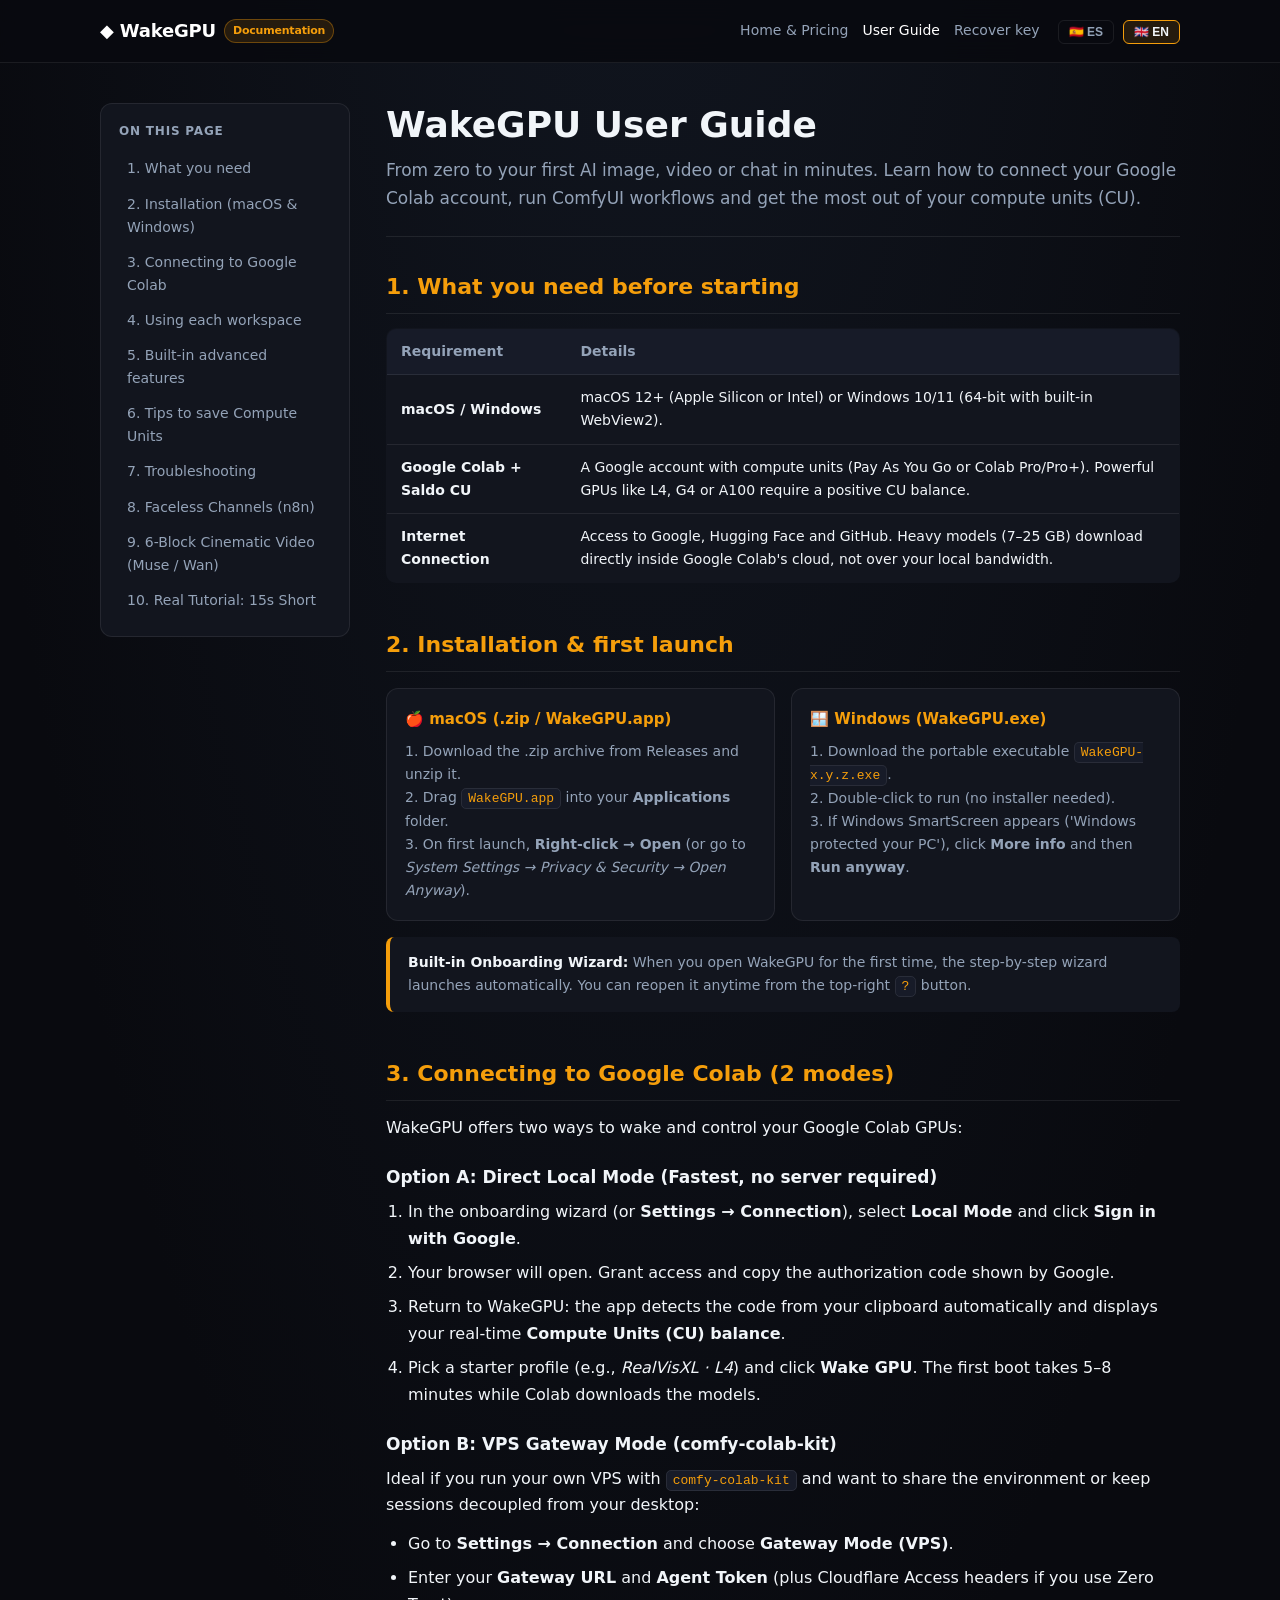
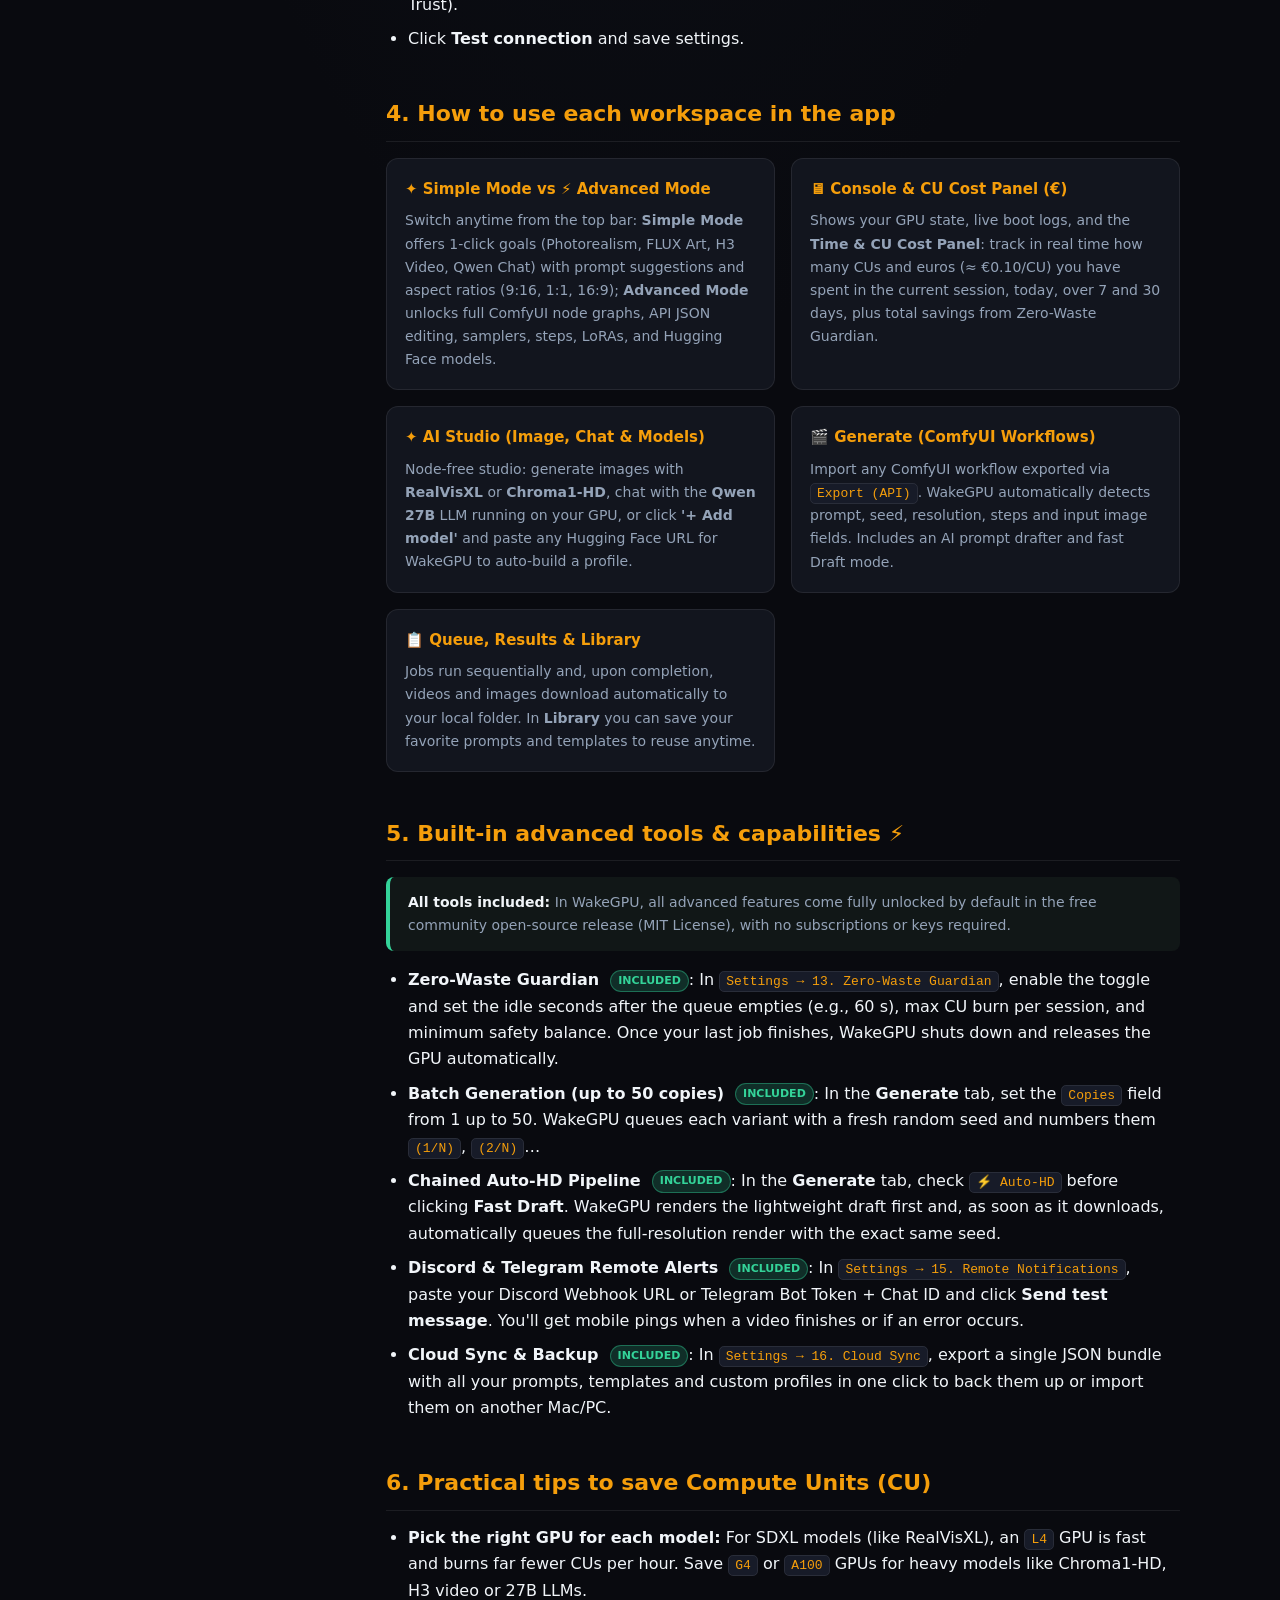
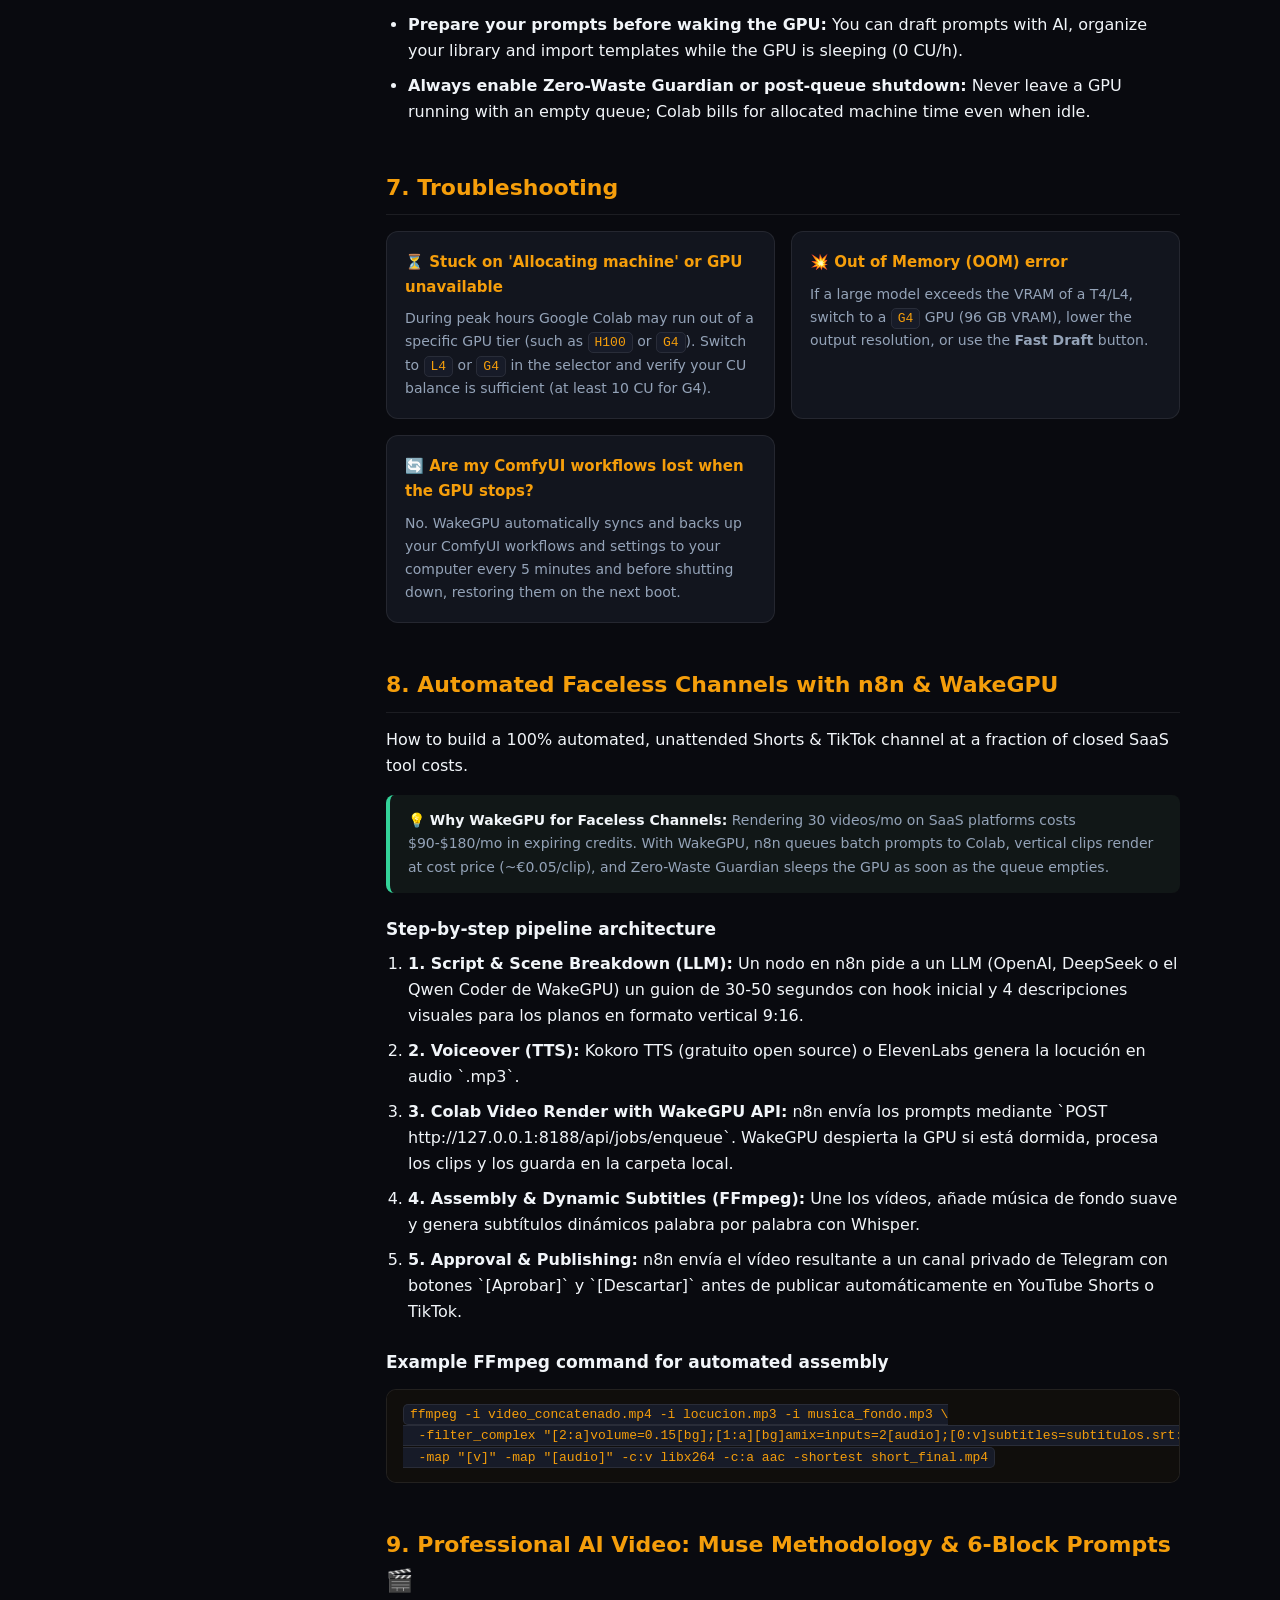
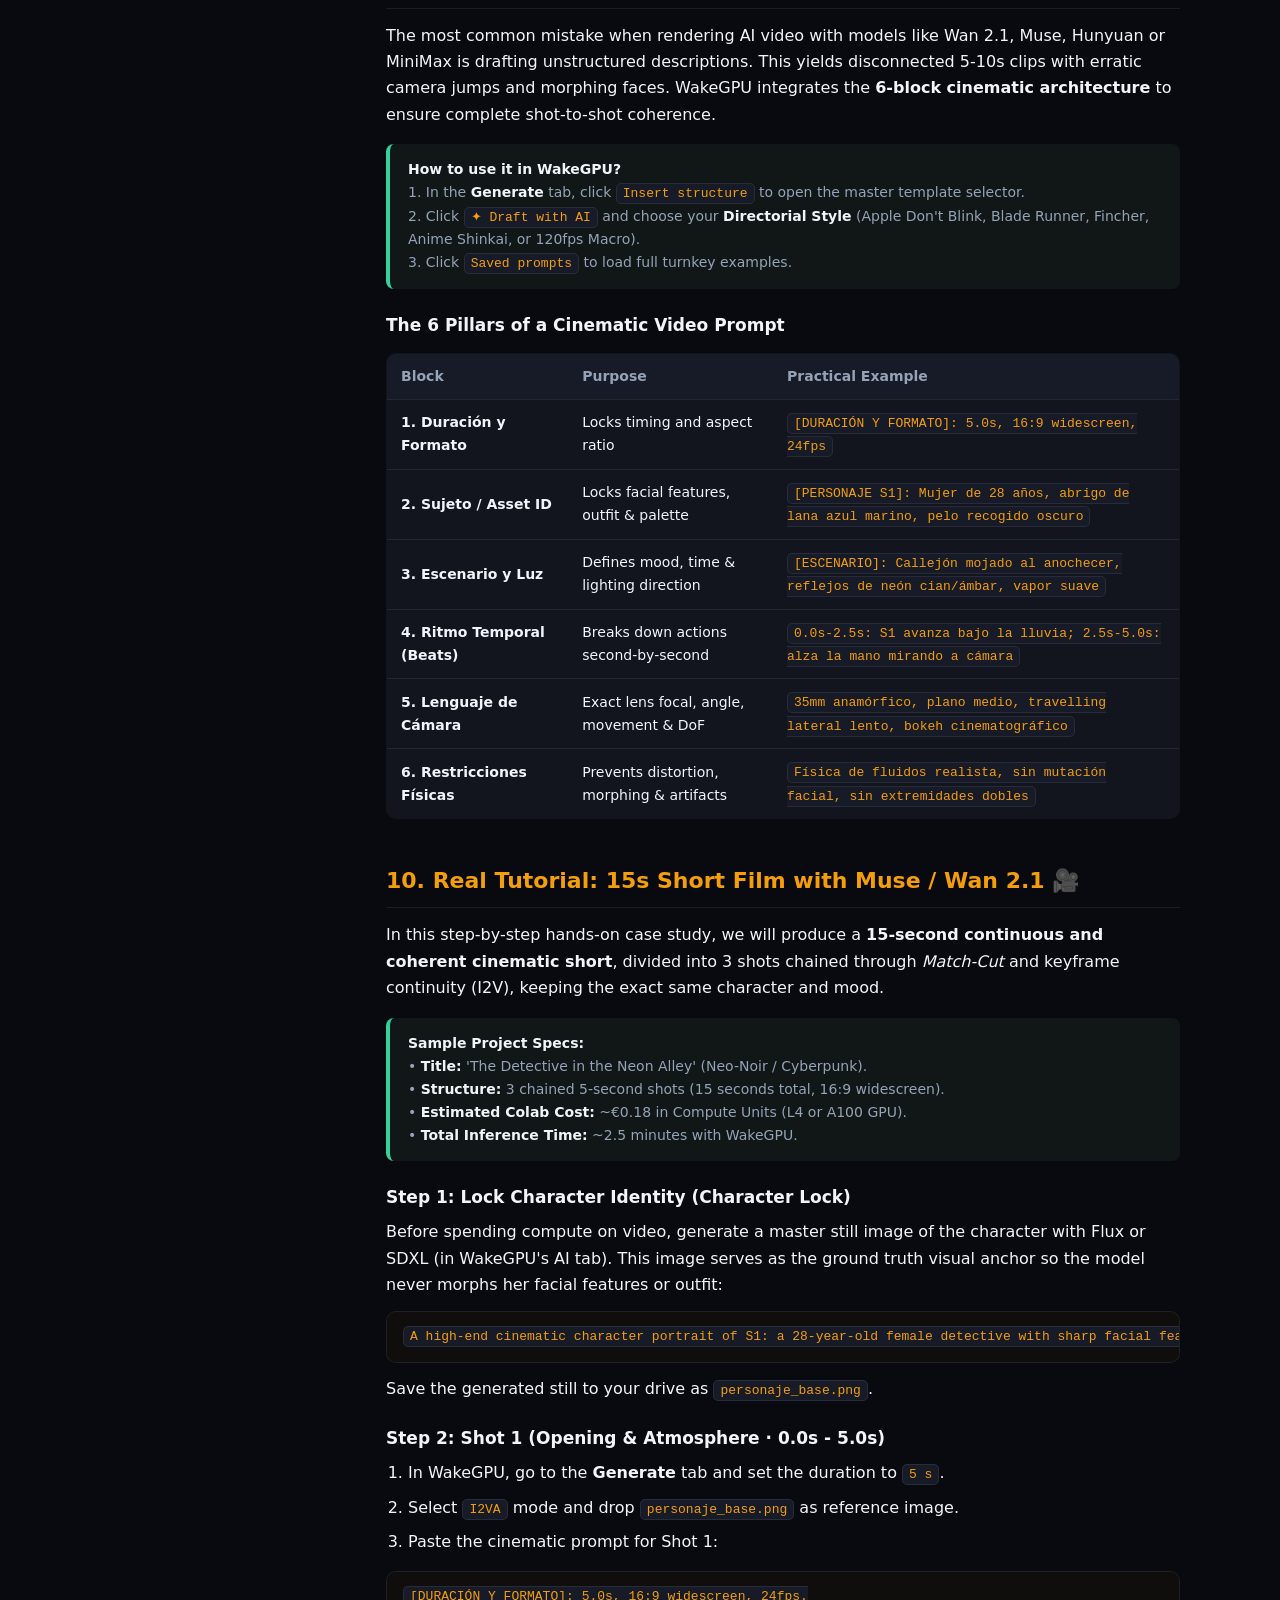
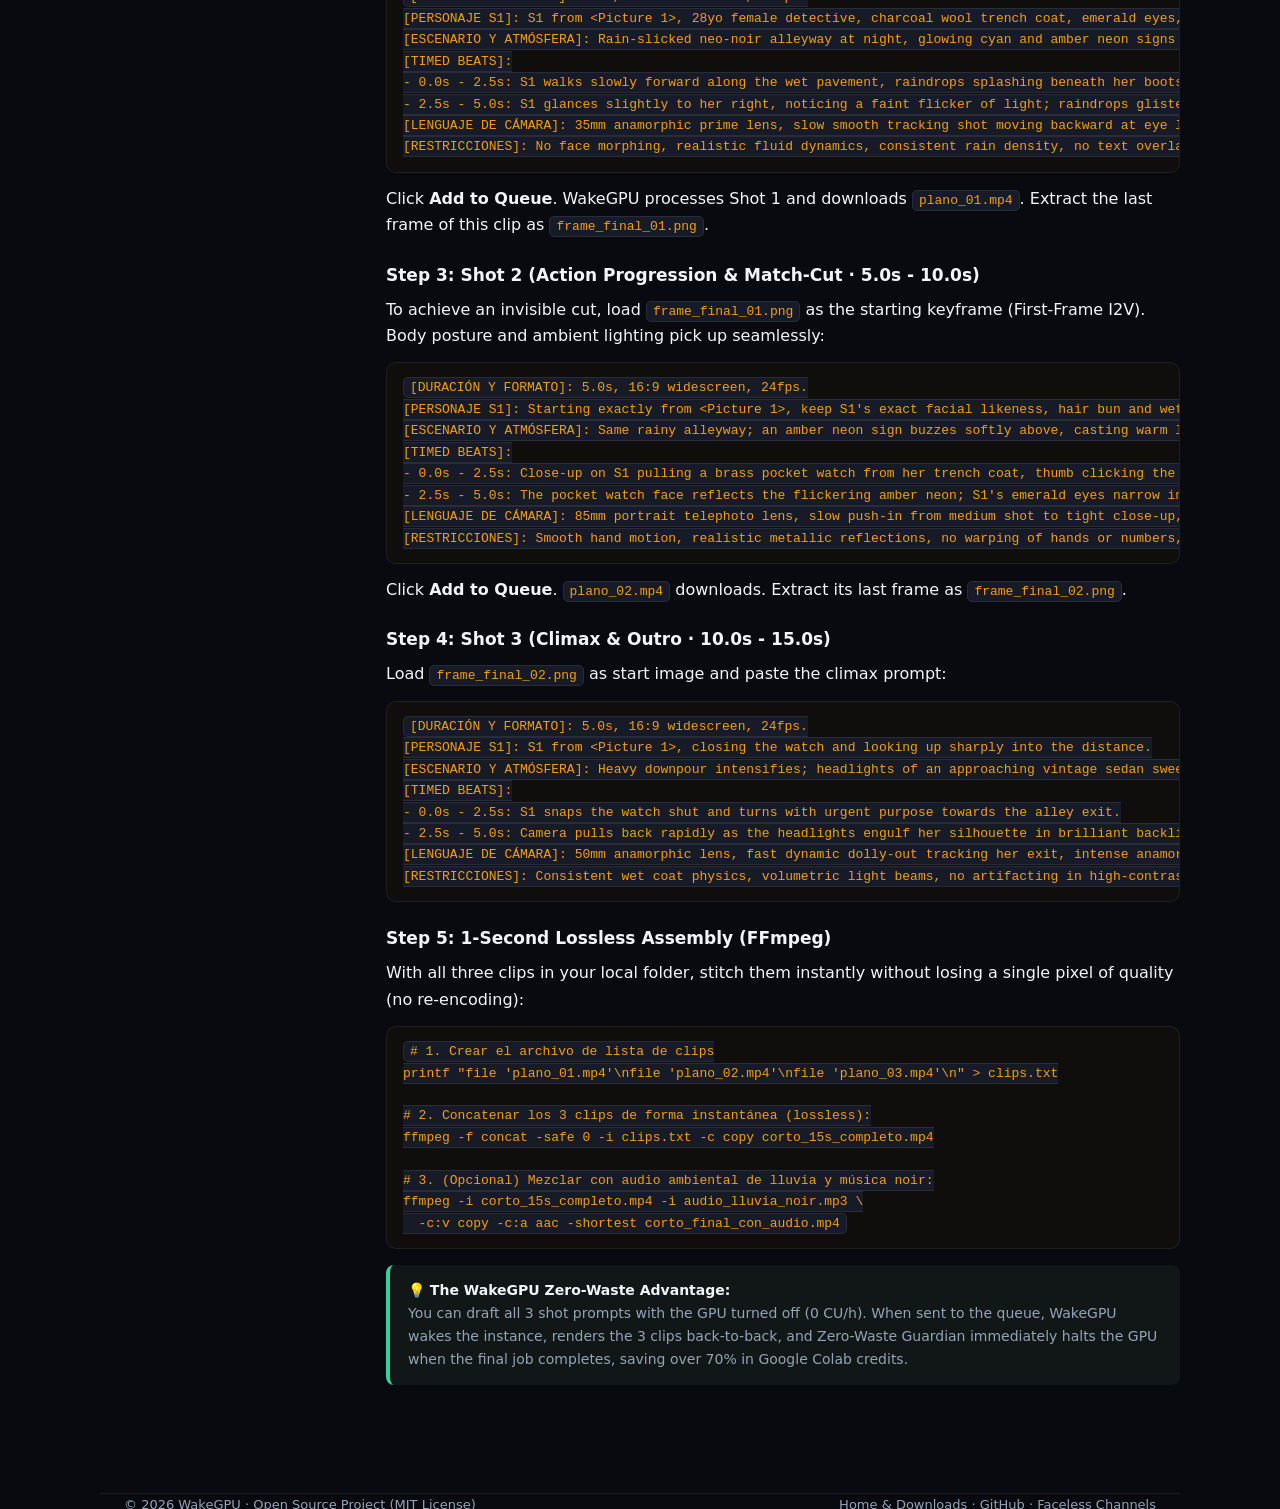
<file: web/docs.html>
<!doctype html>
<html lang="es">
<head>
<meta charset="utf-8">
<meta name="viewport" content="width=device-width, initial-scale=1">
<title>WakeGPU · Guía de uso y Documentación</title>
<meta name="description" content="Guía paso a paso para instalar, configurar y utilizar WakeGPU en macOS y Windows: conexión con Google Colab, generación en ComfyUI, ahorro de CU y herramientas avanzadas.">
<link rel="icon" type="image/svg+xml" href="favicon.svg">
<link rel="canonical" href="https://wakegpu.com/docs.html">
<meta property="og:type" content="article">
<meta property="og:site_name" content="WakeGPU">
<meta property="og:url" content="https://wakegpu.com/docs.html">
<meta property="og:title" content="WakeGPU · Guía de uso y Documentación">
<meta property="og:description" content="Guía paso a paso para instalar, configurar y utilizar WakeGPU en macOS y Windows: conexión con Google Colab, generación en ComfyUI, ahorro de CU y herramientas avanzadas.">
<meta property="og:image" content="https://wakegpu.com/og-image.jpg">
<meta property="og:image:secure_url" content="https://wakegpu.com/og-image.jpg">
<meta property="og:image:type" content="image/jpeg">
<meta property="og:image:width" content="1200">
<meta property="og:image:height" content="630">
<meta name="image" content="https://wakegpu.com/og-image.jpg">
<meta itemprop="image" content="https://wakegpu.com/og-image.jpg">
<link rel="image_src" href="https://wakegpu.com/og-image.jpg">
<meta name="twitter:card" content="summary_large_image">
<meta name="twitter:image" content="https://wakegpu.com/og-image.jpg">
<meta name="theme-color" content="#090a0f">
<style>
:root{--bg:#090a0f;--card:#12151e;--card2:#171b28;--line:rgba(255,255,255,.08);--text:#f1f5f9;--muted:#94a3b8;--acc:#f59e0b;--ok:#34d399;--err:#f87171}
*{box-sizing:border-box}
html{scroll-behavior:smooth}
body{margin:0;font-family:system-ui,-apple-system,"Segoe UI",sans-serif;background:var(--bg);background-image:radial-gradient(ellipse 80% 50% at 50% -10%, rgba(30, 41, 59, 0.45), transparent 70%);color:var(--text);line-height:1.65}
.wrap{max-width:1080px;margin:0 auto;padding:0 24px}
header{border-bottom:1px solid var(--line);position:sticky;top:0;background:rgba(9,10,15,.88);backdrop-filter:blur(14px);-webkit-backdrop-filter:blur(14px);z-index:20}
.nav{display:flex;align-items:center;justify-content:space-between;padding:16px 0}
.brand{font-weight:700;letter-spacing:-.2px;font-size:18px;color:#fff;text-decoration:none;display:flex;align-items:center;gap:8px}
.badge-doc{background:rgba(245,158,11,.12);color:var(--acc);border:1px solid rgba(245,158,11,.35);font-size:11px;padding:2px 8px;border-radius:99px;font-weight:700}
.nav-right{display:flex;align-items:center;gap:14px;flex-wrap:wrap}
.nav-link{color:var(--muted);text-decoration:none;font-size:14px;transition:color .12s}
.nav-link:hover,.nav-link.active{color:#fff}
.lang button{background:none;border:1px solid var(--line);color:var(--muted);border-radius:6px;padding:4px 10px;cursor:pointer;margin-left:4px;font-size:12px;font-weight:600}
.lang button.on{color:var(--text);border-color:var(--acc);background:rgba(245,158,11,.12)}
.doc-layout{display:grid;grid-template-columns:250px 1fr;gap:36px;padding:40px 0 64px;align-items:start}
.toc{position:sticky;top:84px;background:var(--card);border:1px solid var(--line);border-radius:12px;padding:18px}
.toc-title{font-size:12px;text-transform:uppercase;letter-spacing:.8px;color:var(--muted);margin:0 0 10px;font-weight:700}
.toc a{display:block;color:var(--muted);text-decoration:none;font-size:14px;padding:6px 8px;border-radius:6px;transition:color .12s,background .12s}
.toc a:hover{color:var(--text);background:var(--card2)}
.doc-main{min-width:0}
.doc-hero{margin-bottom:32px;padding-bottom:24px;border-bottom:1px solid var(--line)}
.doc-hero h1{font-size:clamp(26px,4vw,36px);margin:0 0 10px;line-height:1.2}
.doc-hero p{color:var(--muted);font-size:17px;margin:0}
.doc-sec{margin-bottom:44px;scroll-margin-top:84px}
.doc-sec h2{font-size:22px;margin:0 0 14px;padding-bottom:8px;border-bottom:1px solid var(--line);color:var(--acc)}
.doc-sec h3{font-size:17px;margin:22px 0 8px;color:var(--text)}
.doc-sec p{margin:0 0 12px;color:var(--text)}
.doc-sec ul,.doc-sec ol{margin:0 0 16px;padding-left:22px}
.doc-sec li{margin-bottom:8px}
.card-grid{display:grid;grid-template-columns:repeat(auto-fit,minmax(260px,1fr));gap:16px;margin:16px 0}
.info-card{background:var(--card);border:1px solid var(--line);border-radius:12px;padding:18px}
.info-card h4{margin:0 0 8px;font-size:15px;color:var(--acc)}
.info-card p{margin:0;font-size:14px;color:var(--muted)}
.callout{background:var(--card);border-left:4px solid var(--acc);border-radius:8px;padding:14px 18px;margin:16px 0;font-size:14px;color:var(--muted)}
.callout strong{color:var(--text)}
.callout.pro{border-left-color:var(--ok);background:rgba(126,201,126,.07)}
code,kbd{background:var(--card2);border:1px solid var(--line);padding:2px 6px;border-radius:5px;font-family:ui-monospace,monospace;font-size:13px;color:var(--acc)}
pre{background:#100e0c;border:1px solid var(--line);border-radius:10px;padding:14px 16px;overflow-x:auto;font-size:13px;color:var(--text)}
table{width:100%;border-collapse:collapse;background:var(--card);border:1px solid var(--line);border-radius:10px;overflow:hidden;font-size:14px;margin:14px 0}
th,td{padding:11px 14px;text-align:left;border-bottom:1px solid var(--line)}
th{background:var(--card2);color:var(--muted);font-weight:600}
tr:last-child td{border-bottom:none}
.tag-pro{display:inline-block;background:rgba(52,211,153,.18);color:var(--ok);border:1px solid rgba(52,211,153,.4);font-size:11px;padding:1px 7px;border-radius:99px;font-weight:700;margin-left:6px;vertical-align:middle}
footer{border-top:1px solid var(--line);padding:24px 0;color:var(--muted);font-size:13px;display:flex;justify-content:space-between;flex-wrap:wrap;gap:8px}
footer a{color:var(--muted)}
@media(max-width:820px){
  .doc-layout{grid-template-columns:1fr}
  .toc{position:static}
}
</style>
</head>
<body>
<header>
  <div class="wrap nav">
    <a class="brand" href="index.html">◆ WakeGPU <span class="badge-doc" data-es="Documentación" data-en="Documentation">Documentación</span></a>
    <div class="nav-right">
      <a class="nav-link" href="index.html" data-es="Inicio y Precios" data-en="Home &amp; Pricing">Inicio y Precios</a>
      <a class="nav-link active" href="docs.html" data-es="Guía de uso" data-en="User Guide">Guía de uso</a>
      <a class="nav-link" href="recover.html" data-es="Recuperar clave" data-en="Recover key">Recuperar clave</a>
      <span class="lang">
        <button id="btnEs" class="on" type="button">🇪🇸 ES</button>
        <button id="btnEn" type="button">🇬🇧 EN</button>
      </span>
    </div>
  </div>
</header>

<div class="wrap doc-layout">
  <!-- ===== ÍNDICE LATERAL ===== -->
  <aside class="toc" aria-label="Índice">
    <div class="toc-title" data-es="En esta guía" data-en="On this page">En esta guía</div>
    <a href="#requisitos" data-es="1. Qué necesitas" data-en="1. What you need">1. Qué necesitas</a>
    <a href="#instalacion" data-es="2. Instalación (macOS y Windows)" data-en="2. Installation (macOS &amp; Windows)">2. Instalación (macOS y Windows)</a>
    <a href="#conexion" data-es="3. Conectar con Google Colab" data-en="3. Connecting to Google Colab">3. Conectar con Google Colab</a>
    <a href="#pantallas" data-es="4. Cómo usar cada sección" data-en="4. Using each workspace">4. Cómo usar cada sección</a>
    <a href="#avanzadas" data-es="5. Herramientas avanzadas incluidas" data-en="5. Built-in advanced features">5. Herramientas avanzadas incluidas</a>
    <a href="#ahorro-cu" data-es="6. Consejos para ahorrar CU" data-en="6. Tips to save Compute Units">6. Consejos para ahorrar CU</a>
    <a href="#faq-tecnico" data-es="7. Solución de problemas" data-en="7. Troubleshooting">7. Solución de problemas</a>
    <a href="#faceless-n8n" data-es="8. Canales Faceless (n8n)" data-en="8. Faceless Channels (n8n)">8. Canales Faceless (n8n)</a>
    <a href="#muse-video" data-es="9. Vídeo en 6 Bloques (Muse / Wan)" data-en="9. 6-Block Cinematic Video (Muse / Wan)">9. Vídeo en 6 Bloques (Muse / Wan)</a>
    <a href="#tutorial-muse" data-es="10. Tutorial Real: Corto 15s" data-en="10. Real Tutorial: 15s Short">10. Tutorial Real: Corto 15s</a>
  </aside>

  <!-- ===== CONTENIDO PRINCIPAL ===== -->
  <main class="doc-main">
    <div class="doc-hero">
      <h1 data-es="Guía de uso de WakeGPU" data-en="WakeGPU User Guide">Guía de uso de WakeGPU</h1>
      <p data-es="De cero a tu primera imagen, vídeo o chat con IA en unos minutos. Aprende a conectar tu cuenta de Google Colab, ejecutar flujos de ComfyUI y exprimir al máximo tus unidades de cómputo (CU)."
         data-en="From zero to your first AI image, video or chat in minutes. Learn how to connect your Google Colab account, run ComfyUI workflows and get the most out of your compute units (CU).">De cero a tu primera imagen, vídeo o chat con IA en unos minutos. Aprende a conectar tu cuenta de Google Colab, ejecutar flujos de ComfyUI y exprimir al máximo tus unidades de cómputo (CU).</p>
    </div>

    <!-- 1. REQUISITOS -->
    <section class="doc-sec" id="requisitos">
      <h2 data-es="1. Qué necesitas antes de empezar" data-en="1. What you need before starting">1. Qué necesitas antes de empezar</h2>
      <table>
        <thead>
          <tr>
            <th data-es="Elemento" data-en="Requirement">Elemento</th>
            <th data-es="Detalle" data-en="Details">Detalle</th>
          </tr>
        </thead>
        <tbody>
          <tr>
            <td><strong>macOS / Windows</strong></td>
            <td data-es="macOS 12+ (Apple Silicon o Intel) o Windows 10/11 (64 bits con WebView2 integrado)."
                data-en="macOS 12+ (Apple Silicon or Intel) or Windows 10/11 (64-bit with built-in WebView2).">macOS 12+ (Apple Silicon o Intel) o Windows 10/11 (64 bits con WebView2 integrado).</td>
          </tr>
          <tr>
            <td><strong>Google Colab + Saldo CU</strong></td>
            <td data-es="Una cuenta de Google con unidades de cómputo (Pay As You Go o Colab Pro/Pro+). Las GPUs potentes como L4, G4 o A100 requieren saldo de CU positivo."
                data-en="A Google account with compute units (Pay As You Go or Colab Pro/Pro+). Powerful GPUs like L4, G4 or A100 require a positive CU balance.">Una cuenta de Google con unidades de cómputo (Pay As You Go o Colab Pro/Pro+). Las GPUs potentes como L4, G4 o A100 requieren saldo de CU positivo.</td>
          </tr>
          <tr>
            <td data-es="<strong>Conexión a Internet</strong>" data-en="<strong>Internet Connection</strong>"><strong>Conexión a Internet</strong></td>
            <td data-es="Acceso a Google, Hugging Face y GitHub. Los modelos pesados (7–25 GB) se descargan directamente en la nube de Colab, no consumen tu ancho de banda local."
                data-en="Access to Google, Hugging Face and GitHub. Heavy models (7–25 GB) download directly inside Google Colab's cloud, not over your local bandwidth.">Acceso a Google, Hugging Face y GitHub. Los modelos pesados (7–25 GB) se descargan directamente en la nube de Colab, no consumen tu ancho de banda local.</td>
          </tr>
        </tbody>
      </table>
    </section>

    <!-- 2. INSTALACIÓN -->
    <section class="doc-sec" id="instalacion">
      <h2 data-es="2. Instalación y primer arranque" data-en="2. Installation &amp; first launch">2. Instalación y primer arranque</h2>
      <div class="card-grid">
        <div class="info-card">
          <h4>🍎 macOS (.zip / WakeGPU.app)</h4>
          <p data-es="1. Descarga el archivo .zip desde Releases y descomprímelo.<br>2. Arrastra <code>WakeGPU.app</code> a tu carpeta <strong>Aplicaciones</strong>.<br>3. La primera vez, haz <strong>clic derecho → Abrir</strong> (o ve a <em>Ajustes del Sistema → Privacidad y seguridad → Abrir igualmente</em>)."
             data-en="1. Download the .zip archive from Releases and unzip it.<br>2. Drag <code>WakeGPU.app</code> into your <strong>Applications</strong> folder.<br>3. On first launch, <strong>Right-click → Open</strong> (or go to <em>System Settings → Privacy &amp; Security → Open Anyway</em>).">1. Descarga el archivo .zip desde Releases y descomprímelo.<br>2. Arrastra <code>WakeGPU.app</code> a tu carpeta <strong>Aplicaciones</strong>.<br>3. La primera vez, haz <strong>clic derecho → Abrir</strong> (o ve a <em>Ajustes del Sistema → Privacidad y seguridad → Abrir igualmente</em>).</p>
        </div>
        <div class="info-card">
          <h4>🪟 Windows (WakeGPU.exe)</h4>
          <p data-es="1. Descarga el ejecutable portátil <code>WakeGPU-x.y.z.exe</code>.<br>2. Haz doble clic para abrirlo (no requiere instalador).<br>3. Si aparece el aviso de SmartScreen («Windows protegió su PC»), pulsa en <strong>Más información</strong> y luego en <strong>Ejecutar de todas formas</strong>."
             data-en="1. Download the portable executable <code>WakeGPU-x.y.z.exe</code>.<br>2. Double-click to run (no installer needed).<br>3. If Windows SmartScreen appears ('Windows protected your PC'), click <strong>More info</strong> and then <strong>Run anyway</strong>.">1. Descarga el ejecutable portátil <code>WakeGPU-x.y.z.exe</code>.<br>2. Haz doble clic para abrirlo (no requiere instalador).<br>3. Si aparece el aviso de SmartScreen («Windows protegió su PC»), pulsa en <strong>Más información</strong> y luego en <strong>Ejecutar de todas formas</strong>.</p>
        </div>
      </div>
      <div class="callout" data-es="<strong>Asistente de bienvenida integrado:</strong> Al abrir WakeGPU por primera vez se iniciará automáticamente el asistente paso a paso. Puedes volver a abrirlo cuando quieras desde el botón <code>?</code> de la esquina superior derecha."
           data-en="<strong>Built-in Onboarding Wizard:</strong> When you open WakeGPU for the first time, the step-by-step wizard launches automatically. You can reopen it anytime from the top-right <code>?</code> button.">
        <strong>Asistente de bienvenida integrado:</strong> Al abrir WakeGPU por primera vez se iniciará automáticamente el asistente paso a paso. Puedes volver a abrirlo cuando quieras desde el botón <code>?</code> de la esquina superior derecha.
      </div>
    </section>

    <!-- 3. CONEXIÓN -->
    <section class="doc-sec" id="conexion">
      <h2 data-es="3. Conectar con Google Colab (2 modos)" data-en="3. Connecting to Google Colab (2 modes)">3. Conectar con Google Colab (2 modos)</h2>
      <p data-es="WakeGPU ofrece dos formas de despertar y controlar tus GPUs en Google Colab:"
         data-en="WakeGPU offers two ways to wake and control your Google Colab GPUs:">WakeGPU ofrece dos formas de despertar y controlar tus GPUs en Google Colab:</p>

      <h3 data-es="Opción A: Modo Local Directo (El más rápido, sin servidores)" data-en="Option A: Direct Local Mode (Fastest, no server required)">Opción A: Modo Local Directo (El más rápido, sin servidores)</h3>
      <ol>
        <li data-es="En el asistente inicial (o en <strong>Ajustes → Conexión</strong>), selecciona <strong>Modo Local</strong> y pulsa <strong>Iniciar sesión con Google</strong>."
            data-en="In the onboarding wizard (or <strong>Settings → Connection</strong>), select <strong>Local Mode</strong> and click <strong>Sign in with Google</strong>.">En el asistente inicial (o en <strong>Ajustes → Conexión</strong>), selecciona <strong>Modo Local</strong> y pulsa <strong>Iniciar sesión con Google</strong>.</li>
        <li data-es="Se abrirá tu navegador. Autoriza el acceso y copia el código que muestra Google."
            data-en="Your browser will open. Grant access and copy the authorization code shown by Google.">Se abrirá tu navegador. Autoriza el acceso y copia el código que muestra Google.</li>
        <li data-es="Vuelve a WakeGPU: la app detecta el código del portapapeles automáticamente y te mostrará tu <strong>saldo de unidades de cómputo (CU)</strong> en tiempo real."
            data-en="Return to WakeGPU: the app detects the code from your clipboard automatically and displays your real-time <strong>Compute Units (CU) balance</strong>.">Vuelve a WakeGPU: la app detecta el código del portapapeles automáticamente y te mostrará tu <strong>saldo de unidades de cómputo (CU)</strong> en tiempo real.</li>
        <li data-es="Elige el perfil inicial (p. ej. <em>RealVisXL · L4</em>) y pulsa <strong>Despertar GPU</strong>. El primer arranque tarda entre 5 y 8 minutos mientras Colab descarga los modelos."
            data-en="Pick a starter profile (e.g., <em>RealVisXL · L4</em>) and click <strong>Wake GPU</strong>. The first boot takes 5–8 minutes while Colab downloads the models.">Elige el perfil inicial (p. ej. <em>RealVisXL · L4</em>) y pulsa <strong>Despertar GPU</strong>. El primer arranque tarda entre 5 y 8 minutos mientras Colab descarga los modelos.</li>
      </ol>

      <h3 data-es="Opción B: Modo Pasarela VPS (comfy-colab-kit)" data-en="Option B: VPS Gateway Mode (comfy-colab-kit)">Opción B: Modo Pasarela VPS (comfy-colab-kit)</h3>
      <p data-es="Ideal si tienes un VPS propio ejecutando <code>comfy-colab-kit</code> y quieres compartir el entorno o mantener sesiones desacopladas de tu ordenador:"
         data-en="Ideal if you run your own VPS with <code>comfy-colab-kit</code> and want to share the environment or keep sessions decoupled from your desktop:">Ideal si tienes un VPS propio ejecutando <code>comfy-colab-kit</code> y quieres compartir el entorno o mantener sesiones desacopladas de tu ordenador:</p>
      <ul>
        <li data-es="Ve a <strong>Ajustes → Conexión</strong> y elige <strong>Modo Pasarela (VPS)</strong>."
            data-en="Go to <strong>Settings → Connection</strong> and choose <strong>Gateway Mode (VPS)</strong>.">Ve a <strong>Ajustes → Conexión</strong> y elige <strong>Modo Pasarela (VPS)</strong>.</li>
        <li data-es="Introduce la <strong>URL de tu pasarela</strong> y el <strong>Token de Agente</strong> ( más los encabezados de Cloudflare Access si usas Zero Trust)."
            data-en="Enter your <strong>Gateway URL</strong> and <strong>Agent Token</strong> (plus Cloudflare Access headers if you use Zero Trust).">Introduce la <strong>URL de tu pasarela</strong> y el <strong>Token de Agente</strong> (más los encabezados de Cloudflare Access si usas Zero Trust).</li>
        <li data-es="Pulsa <strong>Probar conexión</strong> y guarda los ajustes."
            data-en="Click <strong>Test connection</strong> and save settings.">Pulsa <strong>Probar conexión</strong> y guarda los ajustes.</li>
      </ul>
    </section>

    <!-- 4. PANTALLAS DE LA APP -->
    <section class="doc-sec" id="pantallas">
      <h2 data-es="4. Cómo usar cada sección de la aplicación" data-en="4. How to use each workspace in the app">4. Cómo usar cada sección de la aplicación</h2>
      <div class="card-grid">
        <div class="info-card">
          <h4 data-es="✦ Modo Sencillo vs ⚡ Modo Avanzado" data-en="✦ Simple Mode vs ⚡ Advanced Mode">✦ Modo Sencillo vs ⚡ Modo Avanzado</h4>
          <p data-es="Alterna en cualquier momento desde el selector superior: el <strong>Modo Sencillo</strong> ofrece objetivos preseleccionados (Foto Realista, Arte FLUX, Vídeo H3 y Chat Qwen) con sugerencias de prompts y proporciones visuales (9:16, 1:1, 16:9) en 1 clic; el <strong>Modo Avanzado</strong> desbloquea el control de nodos ComfyUI, edición de API JSON, samplers, steps, LoRAs y modelos Hugging Face."
             data-en="Switch anytime from the top bar: <strong>Simple Mode</strong> offers 1-click goals (Photorealism, FLUX Art, H3 Video, Qwen Chat) with prompt suggestions and aspect ratios (9:16, 1:1, 16:9); <strong>Advanced Mode</strong> unlocks full ComfyUI node graphs, API JSON editing, samplers, steps, LoRAs, and Hugging Face models.">Alterna en cualquier momento desde el selector superior: el <strong>Modo Sencillo</strong> ofrece objetivos preseleccionados (Foto Realista, Arte FLUX, Vídeo H3 y Chat Qwen) con sugerencias de prompts y proporciones visuales (9:16, 1:1, 16:9) en 1 clic; el <strong>Modo Avanzado</strong> desbloquea el control de nodos ComfyUI, edición de API JSON, samplers, steps, LoRAs y modelos Hugging Face.</p>
        </div>
        <div class="info-card">
          <h4 data-es="🖥 Consola y Panel de Consumo CU (€)" data-en="🖥 Console &amp; CU Cost Panel (€)">🖥 Consola y Panel de Consumo CU (€)</h4>
          <p data-es="Muestra el estado de tu GPU, el registro de arranque en vivo y el nuevo <strong>Panel de Tiempo y Consumo de CU</strong>: consulta en tiempo real cuántas CU y euros (≈ 0,10 €/CU) llevas gastados en la sesión actual, hoy, en los últimos 7 y 30 días, y cuánto te ha ahorrado el Guardián Zero-Waste."
             data-en="Shows your GPU state, live boot logs, and the <strong>Time &amp; CU Cost Panel</strong>: track in real time how many CUs and euros (≈ €0.10/CU) you have spent in the current session, today, over 7 and 30 days, plus total savings from Zero-Waste Guardian.">Muestra el estado de tu GPU, el registro de arranque en vivo y el nuevo <strong>Panel de Tiempo y Consumo de CU</strong>: consulta en tiempo real cuántas CU y euros (≈ 0,10 €/CU) llevas gastados en la sesión actual, hoy, en los últimos 7 y 30 días, y cuánto te ha ahorrado el Guardián Zero-Waste.</p>
        </div>
        <div class="info-card">
          <h4 data-es="✦ Estudio IA (Imagen, Chat y Modelos)" data-en="✦ AI Studio (Image, Chat &amp; Models)">✦ Estudio IA (Imagen, Chat y Modelos)</h4>
          <p data-es="Modo simplificado sin nodos: genera imágenes con <strong>RealVisXL</strong> o <strong>Chroma1-HD</strong>, conversa con el LLM local <strong>Qwen 27B</strong> corriendo en tu GPU o pulsa <strong>«+ Añadir modelo»</strong> pegando cualquier enlace de Hugging Face para que WakeGPU cree el perfil automáticamente."
             data-en="Node-free studio: generate images with <strong>RealVisXL</strong> or <strong>Chroma1-HD</strong>, chat with the <strong>Qwen 27B</strong> LLM running on your GPU, or click <strong>'+ Add model'</strong> and paste any Hugging Face URL for WakeGPU to auto-build a profile.">Modo simplificado sin nodos: genera imágenes con <strong>RealVisXL</strong> o <strong>Chroma1-HD</strong>, conversa con el LLM local <strong>Qwen 27B</strong> corriendo en tu GPU o pulsa <strong>«+ Añadir modelo»</strong> pegando cualquier enlace de Hugging Face para que WakeGPU cree el perfil automáticamente.</p>
        </div>
        <div class="info-card">
          <h4 data-es="🎬 Generar (Flujos ComfyUI)" data-en="🎬 Generate (ComfyUI Workflows)">🎬 Generar (Flujos ComfyUI)</h4>
          <p data-es="Importa cualquier flujo de ComfyUI exportado en formato <code>Export (API)</code>. WakeGPU detecta automáticamente los campos de prompt, semilla, resolución, pasos e imagen de entrada. Incluye asistente para redactar prompts con IA y modo Borrador rápido."
             data-en="Import any ComfyUI workflow exported via <code>Export (API)</code>. WakeGPU automatically detects prompt, seed, resolution, steps and input image fields. Includes an AI prompt drafter and fast Draft mode.">Importa cualquier flujo de ComfyUI exportado en formato <code>Export (API)</code>. WakeGPU detecta automáticamente los campos de prompt, semilla, resolución, pasos e imagen de entrada. Incluye asistente para redactar prompts con IA y modo Borrador rápido.</p>
        </div>
        <div class="info-card">
          <h4 data-es="📋 Cola, Resultados y Biblioteca" data-en="📋 Queue, Results &amp; Library">📋 Cola, Resultados y Biblioteca</h4>
          <p data-es="Las tareas se ejecutan en orden y, al terminar, los vídeos e imágenes se descargan solos a tu carpeta local. En <strong>Biblioteca</strong> puedes guardar tus mejores prompts y plantillas para reutilizarlos en cualquier sesión."
             data-en="Jobs run sequentially and, upon completion, videos and images download automatically to your local folder. In <strong>Library</strong> you can save your favorite prompts and templates to reuse anytime.">Las tareas se ejecutan en orden y, al terminar, los vídeos e imágenes se descargan solos a tu carpeta local. En <strong>Biblioteca</strong> puedes guardar tus mejores prompts y plantillas para reutilizarlos en cualquier sesión.</p>
        </div>
      </div>
    </section>

    <!-- 5. HERRAMIENTAS AVANZADAS -->
    <section class="doc-sec" id="avanzadas">
      <h2 data-es="5. Herramientas avanzadas incluidas de serie ⚡" data-en="5. Built-in advanced tools &amp; capabilities ⚡">5. Herramientas avanzadas incluidas de serie ⚡</h2>
      <div class="callout pro" data-es="<strong>Todas las herramientas incluidas:</strong> En WakeGPU todas las características avanzadas vienen desbloqueadas por defecto en la versión comunitaria libre y de código abierto (Licencia MIT), sin suscripciones ni claves requeridas."
           data-en="<strong>All tools included:</strong> In WakeGPU, all advanced features come fully unlocked by default in the free community open-source release (MIT License), with no subscriptions or keys required.">
        <strong>Todas las herramientas incluidas:</strong> En WakeGPU todas las características avanzadas vienen desbloqueadas por defecto en la versión comunitaria libre y de código abierto (Licencia MIT), sin suscripciones ni claves requeridas.
      </div>

      <ul>
        <li data-es="<strong>Guardián Zero-Waste</strong> <span class='tag-pro'>INCLUIDO</span>: En <code>Ajustes → 13. Guardián Zero-Waste</code>, activa el interruptor y define los segundos de espera tras vaciarse la cola (p. ej. 60 s), el gasto máximo de CU por sesión y el saldo mínimo de seguridad. Cuando termina tu última tarea, WakeGPU apaga y libera la GPU automáticamente."
            data-en="<strong>Zero-Waste Guardian</strong> <span class='tag-pro'>INCLUDED</span>: In <code>Settings → 13. Zero-Waste Guardian</code>, enable the toggle and set the idle seconds after the queue empties (e.g., 60 s), max CU burn per session, and minimum safety balance. Once your last job finishes, WakeGPU shuts down and releases the GPU automatically."><strong>Guardián Zero-Waste</strong> <span class="tag-pro">INCLUIDO</span>: En <code>Ajustes → 13. Guardián Zero-Waste</code>, activa el interruptor y define los segundos de espera tras vaciarse la cola (p. ej. 60 s), el gasto máximo de CU por sesión y el saldo mínimo de seguridad. Cuando termina tu última tarea, WakeGPU apaga y libera la GPU automáticamente.</li>
        <li data-es="<strong>Generación por Lotes (hasta 50 copias)</strong> <span class='tag-pro'>INCLUIDO</span>: En la pestaña <strong>Generar</strong>, cambia el campo <code>Copias</code> de 1 a cualquier número hasta 50. WakeGPU encolará cada variante con una semilla aleatoria distinta y las numerará como <code>(1/N)</code>, <code>(2/N)</code>…"
            data-en="<strong>Batch Generation (up to 50 copies)</strong> <span class='tag-pro'>INCLUDED</span>: In the <strong>Generate</strong> tab, set the <code>Copies</code> field from 1 up to 50. WakeGPU queues each variant with a fresh random seed and numbers them <code>(1/N)</code>, <code>(2/N)</code>…"><strong>Generación por Lotes (hasta 50 copias)</strong> <span class="tag-pro">INCLUIDO</span>: En la pestaña <strong>Generar</strong>, cambia el campo <code>Copias</code> de 1 a cualquier número hasta 50. WakeGPU encolará cada variante con una semilla aleatoria distinta y las numerará como <code>(1/N)</code>, <code>(2/N)</code>…</li>
        <li data-es="<strong>Pipeline Auto-HD encadenado</strong> <span class='tag-pro'>INCLUIDO</span>: En la pestaña <strong>Generar</strong>, marca la casilla <code>⚡ Auto-HD</code> antes de pulsar <strong>Borrador rápido</strong>. WakeGPU generará primero el borrador ligero y, en cuanto se descargue, encolará automáticamente la versión en resolución completa con la misma semilla."
            data-en="<strong>Chained Auto-HD Pipeline</strong> <span class='tag-pro'>INCLUDED</span>: In the <strong>Generate</strong> tab, check <code>⚡ Auto-HD</code> before clicking <strong>Fast Draft</strong>. WakeGPU renders the lightweight draft first and, as soon as it downloads, automatically queues the full-resolution render with the exact same seed."><strong>Pipeline Auto-HD encadenado</strong> <span class="tag-pro">INCLUIDO</span>: En la pestaña <strong>Generar</strong>, marca la casilla <code>⚡ Auto-HD</code> antes de pulsar <strong>Borrador rápido</strong>. WakeGPU generará primero el borrador ligero y, en cuanto se descargue, encolará automáticamente la versión en resolución completa con la misma semilla.</li>
        <li data-es="<strong>Alertas Remotas en Discord y Telegram</strong> <span class='tag-pro'>INCLUIDO</span>: En <code>Ajustes → 15. Notificaciones remotas</code>, pega tu URL de Webhook de Discord o el Token + Chat ID de tu Bot de Telegram y pulsa <strong>Enviar mensaje de prueba</strong>. Recibirás avisos en el móvil cuando termine un vídeo o si ocurre un error."
            data-en="<strong>Discord &amp; Telegram Remote Alerts</strong> <span class='tag-pro'>INCLUDED</span>: In <code>Settings → 15. Remote Notifications</code>, paste your Discord Webhook URL or Telegram Bot Token + Chat ID and click <strong>Send test message</strong>. You'll get mobile pings when a video finishes or if an error occurs."><strong>Alertas Remotas en Discord y Telegram</strong> <span class="tag-pro">INCLUIDO</span>: En <code>Ajustes → 15. Notificaciones remotas</code>, pega tu URL de Webhook de Discord o el Token + Chat ID de tu Bot de Telegram y pulsa <strong>Enviar mensaje de prueba</strong>. Recibirás avisos en el móvil cuando termine un vídeo o si ocurre un error.</li>
        <li data-es="<strong>Cloud Sync y Copia de Seguridad</strong> <span class='tag-pro'>INCLUIDO</span>: En <code>Ajustes → 16. Sincronización Cloud</code>, exporta en 1 clic un paquete JSON con todos tus prompts, plantillas y perfiles personalizados para respaldarlos o importarlos en otro Mac/PC."
            data-en="<strong>Cloud Sync &amp; Backup</strong> <span class='tag-pro'>INCLUDED</span>: In <code>Settings → 16. Cloud Sync</code>, export a single JSON bundle with all your prompts, templates and custom profiles in one click to back them up or import them on another Mac/PC."><strong>Cloud Sync y Copia de Seguridad</strong> <span class="tag-pro">INCLUIDO</span>: En <code>Ajustes → 16. Sincronización Cloud</code>, exporta en 1 clic un paquete JSON con todos tus prompts, plantillas y perfiles personalizados para respaldarlos o importarlos en otro Mac/PC.</li>
      </ul>
    </section>

    <!-- 6. AHORRO DE CU -->
    <section class="doc-sec" id="ahorro-cu">
      <h2 data-es="6. Consejos prácticos para ahorrar Unidades de Cómputo (CU)" data-en="6. Practical tips to save Compute Units (CU)">6. Consejos prácticos para ahorrar Unidades de Cómputo (CU)</h2>
      <ul>
        <li data-es="<strong>Elige la GPU adecuada para cada modelo:</strong> Para modelos SDXL (como RealVisXL) una GPU <code>L4</code> es rápida y consume muchas menos CU por hora. Reserva la GPU <code>G4</code> o <code>A100</code> para modelos pesados como Chroma1-HD, vídeo H3 o LLMs de 27B."
            data-en="<strong>Pick the right GPU for each model:</strong> For SDXL models (like RealVisXL), an <code>L4</code> GPU is fast and burns far fewer CUs per hour. Save <code>G4</code> or <code>A100</code> GPUs for heavy models like Chroma1-HD, H3 video or 27B LLMs."><strong>Elige la GPU adecuada para cada modelo:</strong> Para modelos SDXL (como RealVisXL) una GPU <code>L4</code> es rápida y consume muchas menos CU por hora. Reserva la GPU <code>G4</code> o <code>A100</code> para modelos pesados como Chroma1-HD, vídeo H3 o LLMs de 27B.</li>
        <li data-es="<strong>Prepara tus prompts antes de despertar la GPU:</strong> Puedes redactar prompts con IA, organizar tu biblioteca e importar plantillas mientras la GPU está apagada (0 CU/h)."
            data-en="<strong>Prepare your prompts before waking the GPU:</strong> You can draft prompts with AI, organize your library and import templates while the GPU is sleeping (0 CU/h)."><strong>Prepara tus prompts antes de despertar la GPU:</strong> Puedes redactar prompts con IA, organizar tu biblioteca e importar plantillas mientras la GPU está apagada (0 CU/h).</li>
        <li data-es="<strong>Activa siempre el Guardián Zero-Waste o el apagado tras cola:</strong> Nunca dejes una GPU encendida sin tareas; Colab cobra por tiempo de máquina asignada aunque no esté renderizando."
            data-en="<strong>Always enable Zero-Waste Guardian or post-queue shutdown:</strong> Never leave a GPU running with an empty queue; Colab bills for allocated machine time even when idle."><strong>Activa siempre el Guardián Zero-Waste o el apagado tras cola:</strong> Nunca dejes una GPU encendida sin tareas; Colab cobra por tiempo de máquina asignada aunque no esté renderizando.</li>
      </ul>
    </section>

    <!-- 7. SOLUCIÓN DE PROBLEMAS -->
    <section class="doc-sec" id="faq-tecnico">
      <h2 data-es="7. Solución de problemas frecuentes" data-en="7. Troubleshooting">7. Solución de problemas frecuentes</h2>
      <div class="card-grid">
        <div class="info-card">
          <h4 data-es="⏳ Se queda en «Asignando máquina» o no hay GPU" data-en="⏳ Stuck on 'Allocating machine' or GPU unavailable">⏳ Se queda en «Asignando máquina» o no hay GPU</h4>
          <p data-es="En horas punta Google Colab puede quedarse sin GPUs de un tipo concreto (por ejemplo <code>H100</code> o <code>G4</code>). Cambia a <code>L4</code> o <code>G4</code> en el selector y comprueba que tu saldo de CU sea suficiente (al menos 10 CU para G4)."
             data-en="During peak hours Google Colab may run out of a specific GPU tier (such as <code>H100</code> or <code>G4</code>). Switch to <code>L4</code> or <code>G4</code> in the selector and verify your CU balance is sufficient (at least 10 CU for G4).">En horas punta Google Colab puede quedarse sin GPUs de un tipo concreto (por ejemplo <code>H100</code> o <code>G4</code>). Cambia a <code>L4</code> o <code>G4</code> en el selector y comprueba que tu saldo de CU sea suficiente (al menos 10 CU para G4).</p>
        </div>
        <div class="info-card">
          <h4 data-es="💥 Error de memoria insuficiente (Out of Memory)" data-en="💥 Out of Memory (OOM) error">💥 Error de memoria insuficiente (Out of Memory)</h4>
          <p data-es="Si un modelo grande supera la VRAM de una T4/L4, cambia a una GPU <code>G4</code> (96 GB VRAM), reduce la resolución de salida o usa el botón de <strong>Borrador rápido</strong>."
             data-en="If a large model exceeds the VRAM of a T4/L4, switch to a <code>G4</code> GPU (96 GB VRAM), lower the output resolution, or use the <strong>Fast Draft</strong> button.">Si un modelo grande supera la VRAM de una T4/L4, cambia a una GPU <code>G4</code> (96 GB VRAM), reduce la resolución de salida o usa el botón de <strong>Borrador rápido</strong>.</p>
        </div>
        <div class="info-card">
          <h4 data-es="🔄 ¿Mis flujos de ComfyUI se pierden al apagar la GPU?" data-en="🔄 Are my ComfyUI workflows lost when the GPU stops?">🔄 ¿Mis flujos de ComfyUI se pierden al apagar la GPU?</h4>
          <p data-es="No. WakeGPU sincroniza y respalda automáticamente tus flujos y ajustes de ComfyUI en tu ordenador cada 5 minutos y antes de apagar la GPU, restaurándolos en el siguiente arranque."
             data-en="No. WakeGPU automatically syncs and backs up your ComfyUI workflows and settings to your computer every 5 minutes and before shutting down, restoring them on the next boot.">No. WakeGPU sincroniza y respalda automáticamente tus flujos y ajustes de ComfyUI en tu ordenador cada 5 minutos y antes de apagar la GPU, restaurándolos en el siguiente arranque.</p>
        </div>
      </div>
    </section>

    <!-- ===== SECCIÓN 8: FACELESS + N8N ===== -->
    <section class="doc-sec" id="faceless-n8n">
      <h2 data-es="8. Automatización de Canales «Faceless» con n8n y WakeGPU" data-en="8. Automated Faceless Channels with n8n & WakeGPU">8. Automatización de Canales «Faceless» con n8n y WakeGPU</h2>
      <p data-es="Cómo construir un canal de Shorts y TikTok 100% automatizado, desatendido y por una fracción del coste de herramientas SaaS cerradas."
         data-en="How to build a 100% automated, unattended Shorts & TikTok channel at a fraction of closed SaaS tool costs.">Cómo construir un canal de Shorts y TikTok 100% automatizado, desatendido y por una fracción del coste de herramientas SaaS cerradas.</p>

      <div class="callout pro">
        <strong data-es="💡 Por qué WakeGPU para canales Faceless:" data-en="💡 Why WakeGPU for Faceless Channels:">💡 Por qué WakeGPU para canales Faceless:</strong>
        <span data-es="Generar 30 vídeos al mes en plataformas SaaS cuesta entre 90 € y 180 €/mes en créditos que caducan. Con WakeGPU, n8n envía los prompts en lote a Colab, los clips verticales se renderizan a precio de coste (~0,05 €/clip) y el Guardián Zero-Waste apaga la GPU en cuanto se completa la cola."
              data-en="Rendering 30 videos/mo on SaaS platforms costs $90-$180/mo in expiring credits. With WakeGPU, n8n queues batch prompts to Colab, vertical clips render at cost price (~€0.05/clip), and Zero-Waste Guardian sleeps the GPU as soon as the queue empties.">Generar 30 vídeos al mes en plataformas SaaS cuesta entre 90 € y 180 €/mes en créditos que caducan. Con WakeGPU, n8n envía los prompts en lote a Colab, los clips verticales se renderizan a precio de coste (~0,05 €/clip) y el Guardián Zero-Waste apaga la GPU en cuanto se completa la cola.</span>
      </div>

      <h3 data-es="Arquitectura del flujo paso a paso" data-en="Step-by-step pipeline architecture">Arquitectura del flujo paso a paso</h3>
      <ol>
        <li><strong data-es="1. Guion y desglose de escenas (LLM):" data-en="1. Script & Scene Breakdown (LLM):">1. Guion y desglose de escenas (LLM):</strong> Un nodo en n8n pide a un LLM (OpenAI, DeepSeek o el Qwen Coder de WakeGPU) un guion de 30-50 segundos con hook inicial y 4 descripciones visuales para los planos en formato vertical 9:16.</li>
        <li><strong data-es="2. Generación de voz (TTS):" data-en="2. Voiceover (TTS):">2. Generación de voz (TTS):</strong> Kokoro TTS (gratuito open source) o ElevenLabs genera la locución en audio `.mp3`.</li>
        <li><strong data-es="3. Renderizado en Colab con WakeGPU API:" data-en="3. Colab Video Render with WakeGPU API:">3. Renderizado en Colab con WakeGPU API:</strong> n8n envía los prompts mediante `POST http://127.0.0.1:8188/api/jobs/enqueue`. WakeGPU despierta la GPU si está dormida, procesa los clips y los guarda en la carpeta local.</li>
        <li><strong data-es="4. Montaje y subtítulos automáticos (FFmpeg):" data-en="4. Assembly & Dynamic Subtitles (FFmpeg):">4. Montaje y subtítulos automáticos (FFmpeg):</strong> Une los vídeos, añade música de fondo suave y genera subtítulos dinámicos palabra por palabra con Whisper.</li>
        <li><strong data-es="5. Aprobación y publicación:" data-en="5. Approval & Publishing:">5. Aprobación y publicación:</strong> n8n envía el vídeo resultante a un canal privado de Telegram con botones `[Aprobar]` y `[Descartar]` antes de publicar automáticamente en YouTube Shorts o TikTok.</li>
      </ol>

      <h3 data-es="Ejemplo de comando FFmpeg para montaje automático" data-en="Example FFmpeg command for automated assembly">Ejemplo de comando FFmpeg para montaje automático</h3>
      <pre><code>ffmpeg -i video_concatenado.mp4 -i locucion.mp3 -i musica_fondo.mp3 \
  -filter_complex "[2:a]volume=0.15[bg];[1:a][bg]amix=inputs=2[audio];[0:v]subtitles=subtitulos.srt:force_style='FontName=Montserrat,FontSize=20,PrimaryColour=&amp;H0000FFFF,OutlineColour=&amp;H00000000,BorderStyle=3'[v]" \
  -map "[v]" -map "[audio]" -c:v libx264 -c:a aac -shortest short_final.mp4</code></pre>
    </section>

    <!-- 9. CINE Y PROMPTS EN 6 BLOQUES (MUSE & WAN 2.1) -->
    <section class="doc-sec" id="muse-video">
      <h2 data-es="9. Creación de Vídeo Profesional: Metodología Muse y Prompts en 6 Bloques 🎬" data-en="9. Professional AI Video: Muse Methodology &amp; 6-Block Prompts 🎬">9. Creación de Vídeo Profesional: Metodología Muse y Prompts en 6 Bloques 🎬</h2>
      <p data-es="El error más común al generar vídeo con modelos como Wan 2.1, Muse, Hunyuan o MiniMax es describir escenas al azar. Esto produce clips inconexos de 5-10 segundos con saltos de cámara y personajes que mutan de rostro en cada plano. En WakeGPU integramos la <strong>arquitectura cinematográfica en 6 bloques</strong> para construir historias y planos con coherencia total."
         data-en="The most common mistake when rendering AI video with models like Wan 2.1, Muse, Hunyuan or MiniMax is drafting unstructured descriptions. This yields disconnected 5-10s clips with erratic camera jumps and morphing faces. WakeGPU integrates the <strong>6-block cinematic architecture</strong> to ensure complete shot-to-shot coherence.">
        El error más común al generar vídeo con modelos como Wan 2.1, Muse, Hunyuan o MiniMax es describir escenas al azar. Esto produce clips inconexos de 5-10 segundos con saltos de cámara y personajes que mutan de rostro en cada plano. En WakeGPU integramos la <strong>arquitectura cinematográfica en 6 bloques</strong> para construir historias y planos con coherencia total.
      </p>

      <div class="callout pro">
        <strong data-es="¿Cómo acceder desde WakeGPU?" data-en="How to use it in WakeGPU?">¿Cómo acceder desde WakeGPU?</strong><br>
        <span data-es="1. En la pestaña <strong>Generar</strong>, pulsa el botón <code>Insertar estructura</code> para desplegar las plantillas maestras.<br>2. Pulsa <code>✦ Redactar con IA</code> y selecciona tu <strong>Estilo de Dirección</strong> (Apple Don't Blink, Blade Runner, Fincher, Anime Shinkai o Macro 120fps).<br>3. Pulsa <code>Prompts guardados</code> para cargar los ejemplos completos listos para renderizar."
              data-en="1. In the <strong>Generate</strong> tab, click <code>Insert structure</code> to open the master template selector.<br>2. Click <code>✦ Draft with AI</code> and choose your <strong>Directorial Style</strong> (Apple Don't Blink, Blade Runner, Fincher, Anime Shinkai, or 120fps Macro).<br>3. Click <code>Saved prompts</code> to load full turnkey examples.">
          1. En la pestaña <strong>Generar</strong>, pulsa el botón <code>Insertar estructura</code> para desplegar las plantillas maestras.<br>2. Pulsa <code>✦ Redactar con IA</code> y selecciona tu <strong>Estilo de Dirección</strong> (Apple Don't Blink, Blade Runner, Fincher, Anime Shinkai o Macro 120fps).<br>3. Pulsa <code>Prompts guardados</code> para cargar los ejemplos completos listos para renderizar.
        </span>
      </div>

      <h3 data-es="Los 6 Pilares de un Prompt de Vídeo Cinematográfico" data-en="The 6 Pillars of a Cinematic Video Prompt">Los 6 Pilares de un Prompt de Vídeo Cinematográfico</h3>
      <table>
        <thead>
          <tr>
            <th data-es="Bloque" data-en="Block">Bloque</th>
            <th data-es="Propósito" data-en="Purpose">Propósito</th>
            <th data-es="Ejemplo práctico" data-en="Practical Example">Ejemplo práctico</th>
          </tr>
        </thead>
        <tbody>
          <tr>
            <td><strong>1. Duración y Formato</strong></td>
            <td data-es="Fija la escala de tiempo y relación de aspecto" data-en="Locks timing and aspect ratio">Fija la escala de tiempo y relación de aspecto</td>
            <td><code>[DURACIÓN Y FORMATO]: 5.0s, 16:9 widescreen, 24fps</code></td>
          </tr>
          <tr>
            <td><strong>2. Sujeto / Asset ID</strong></td>
            <td data-es="Bloquea rasgos, vestuario y paleta del personaje" data-en="Locks facial features, outfit &amp; palette">Bloquea rasgos, vestuario y paleta del personaje</td>
            <td><code>[PERSONAJE S1]: Mujer de 28 años, abrigo de lana azul marino, pelo recogido oscuro</code></td>
          </tr>
          <tr>
            <td><strong>3. Escenario y Luz</strong></td>
            <td data-es="Define la atmósfera, hora y dirección lumínica" data-en="Defines mood, time &amp; lighting direction">Define la atmósfera, hora y dirección lumínica</td>
            <td><code>[ESCENARIO]: Callejón mojado al anochecer, reflejos de neón cian/ámbar, vapor suave</code></td>
          </tr>
          <tr>
            <td><strong>4. Ritmo Temporal (Beats)</strong></td>
            <td data-es="Desglosa las acciones segundo a segundo" data-en="Breaks down actions second-by-second">Desglosa las acciones segundo a segundo</td>
            <td><code>0.0s-2.5s: S1 avanza bajo la lluvia; 2.5s-5.0s: alza la mano mirando a cámara</code></td>
          </tr>
          <tr>
            <td><strong>5. Lenguaje de Cámara</strong></td>
            <td data-es="Focal exacta, ángulo, movimiento y profundidad" data-en="Exact lens focal, angle, movement &amp; DoF">Focal exacta, ángulo, movimiento y profundidad</td>
            <td><code>35mm anamórfico, plano medio, travelling lateral lento, bokeh cinematográfico</code></td>
          </tr>
          <tr>
            <td><strong>6. Restricciones Físicas</strong></td>
            <td data-es="Evita deformaciones, morphing y artefactos" data-en="Prevents distortion, morphing &amp; artifacts">Evita deformaciones, morphing y artefactos</td>
            <td><code>Física de fluidos realista, sin mutación facial, sin extremidades dobles</code></td>
          </tr>
        </tbody>
      </table>
    </section>

    <!-- 10. TUTORIAL REAL MUSE / WAN 2.1 -->
    <section class="doc-sec" id="tutorial-muse">
      <h2 data-es="10. Tutorial Real: Cortometraje de 15s con Muse / Wan 2.1 🎥" data-en="10. Real Tutorial: 15s Short Film with Muse / Wan 2.1 🎥">10. Tutorial Real: Cortometraje de 15s con Muse / Wan 2.1 🎥</h2>
      <p data-es="En este caso práctico paso a paso vamos a producir un <strong>micro-cortometraje cinematográfico de 15 segundos</strong> continuo y coherente, dividido en 3 planos enlazados mediante <em>Match-Cut</em> y continuidad de fotograma clave (I2V), con el mismo personaje y atmósfera constante."
         data-en="In this step-by-step hands-on case study, we will produce a <strong>15-second continuous and coherent cinematic short</strong>, divided into 3 shots chained through <em>Match-Cut</em> and keyframe continuity (I2V), keeping the exact same character and mood.">
        En este caso práctico paso a paso vamos a producir un <strong>micro-cortometraje cinematográfico de 15 segundos</strong> continuo y coherente, dividido en 3 planos enlazados mediante <em>Match-Cut</em> y continuidad de fotograma clave (I2V), con el mismo personaje y atmósfera constante.
      </p>

      <div class="callout pro">
        <strong data-es="Ficha técnica del proyecto de ejemplo:" data-en="Sample Project Specs:">Ficha técnica del proyecto de ejemplo:</strong><br>
        <span data-es="• <strong>Título:</strong> «La detective en el callejón de neón» (Género Neo-Noir / Cyberpunk).<br>• <strong>Estructura:</strong> 3 planos de 5 segundos encadenados (15 segundos en total, 16:9 widescreen).<br>• <strong>Coste estimado en Colab:</strong> ~0,18 € en Compute Units (GPU L4 o A100).<br>• <strong>Tiempo total de inferencia:</strong> ~2,5 minutos con WakeGPU."
              data-en="• <strong>Title:</strong> 'The Detective in the Neon Alley' (Neo-Noir / Cyberpunk).<br>• <strong>Structure:</strong> 3 chained 5-second shots (15 seconds total, 16:9 widescreen).<br>• <strong>Estimated Colab Cost:</strong> ~€0.18 in Compute Units (L4 or A100 GPU).<br>• <strong>Total Inference Time:</strong> ~2.5 minutes with WakeGPU.">
          • <strong>Título:</strong> «La detective en el callejón de neón» (Género Neo-Noir / Cyberpunk).<br>• <strong>Estructura:</strong> 3 planos de 5 segundos encadenados (15 segundos en total, 16:9 widescreen).<br>• <strong>Coste estimado en Colab:</strong> ~0,18 € en Compute Units (GPU L4 o A100).<br>• <strong>Tiempo total de inferencia:</strong> ~2,5 minutos con WakeGPU.
        </span>
      </div>

      <h3 data-es="Paso 1: Bloquear la identidad del personaje (Character Lock)" data-en="Step 1: Lock Character Identity (Character Lock)">Paso 1: Bloquear la identidad del personaje (Character Lock)</h3>
      <p data-es="Antes de gastar cómputo en vídeo, generamos una imagen maestra fija del personaje con Flux o SDXL (en la pestaña IA de WakeGPU). Esta imagen servirá de referencia visual absoluta para que el modelo nunca cambie sus rasgos faciales ni su vestuario:"
         data-en="Before spending compute on video, generate a master still image of the character with Flux or SDXL (in WakeGPU's AI tab). This image serves as the ground truth visual anchor so the model never morphs her facial features or outfit:">
        Antes de gastar cómputo en vídeo, generamos una imagen maestra fija del personaje con Flux o SDXL (en la pestaña IA de WakeGPU). Esta imagen servirá de referencia visual absoluta para que el modelo nunca cambie sus rasgos faciales ni su vestuario:
      </p>
      <pre><code>A high-end cinematic character portrait of S1: a 28-year-old female detective with sharp facial features, emerald green eyes, dark brown hair in an elegant messy bun with loose strands, wearing a charcoal wool trench coat with popped lapels and a burgundy silk scarf, natural skin texture, dramatic soft studio side-lighting, 8k photo.</code></pre>
      <p data-es="Guarda la imagen generada en tu equipo como <code>personaje_base.png</code>." data-en="Save the generated still to your drive as <code>personaje_base.png</code>.">Guarda la imagen generada en tu equipo como <code>personaje_base.png</code>.</p>

      <h3 data-es="Paso 2: Plano 1 (Apertura y Atmósfera · 0.0s - 5.0s)" data-en="Step 2: Shot 1 (Opening &amp; Atmosphere · 0.0s - 5.0s)">Paso 2: Plano 1 (Apertura y Atmósfera · 0.0s - 5.0s)</h3>
      <ol>
        <li data-es="En WakeGPU, ve a la pestaña <strong>Generar</strong> y fija la duración en <code>5 s</code>." data-en="In WakeGPU, go to the <strong>Generate</strong> tab and set the duration to <code>5 s</code>.">En WakeGPU, ve a la pestaña <strong>Generar</strong> y fija la duración en <code>5 s</code>.</li>
        <li data-es="Selecciona el modo <code>I2VA</code> y arrastra <code>personaje_base.png</code> como imagen de referencia." data-en="Select <code>I2VA</code> mode and drop <code>personaje_base.png</code> as reference image.">Selecciona el modo <code>I2VA</code> y arrastra <code>personaje_base.png</code> como imagen de referencia.</li>
        <li data-es="Pega el prompt cinematográfico del Plano 1:" data-en="Paste the cinematic prompt for Shot 1:">Pega el prompt cinematográfico del Plano 1:</li>
      </ol>
      <pre><code>[DURACIÓN Y FORMATO]: 5.0s, 16:9 widescreen, 24fps.
[PERSONAJE S1]: S1 from &lt;Picture 1&gt;, 28yo female detective, charcoal wool trench coat, emerald eyes, messy dark bun.
[ESCENARIO Y ATMÓSFERA]: Rain-slicked neo-noir alleyway at night, glowing cyan and amber neon signs reflecting in deep asphalt puddles, gentle steam rising from sewer grates.
[TIMED BEATS]:
- 0.0s - 2.5s: S1 walks slowly forward along the wet pavement, raindrops splashing beneath her boots; she stops and raises her chin.
- 2.5s - 5.0s: S1 glances slightly to her right, noticing a faint flicker of light; raindrops glisten on the shoulders of her charcoal coat.
[LENGUAJE DE CÁMARA]: 35mm anamorphic prime lens, slow smooth tracking shot moving backward at eye level, shallow depth of field, subtle chromatic flare.
[RESTRICCIONES]: No face morphing, realistic fluid dynamics, consistent rain density, no text overlays, no anatomical distortion.</code></pre>
      <p data-es="Haz clic en <strong>Añadir a la cola</strong>. WakeGPU procesará el primer plano y descargará <code>plano_01.mp4</code>. Extrae el último fotograma de este vídeo como <code>frame_final_01.png</code>."
         data-en="Click <strong>Add to Queue</strong>. WakeGPU processes Shot 1 and downloads <code>plano_01.mp4</code>. Extract the last frame of this clip as <code>frame_final_01.png</code>.">
        Haz clic en <strong>Añadir a la cola</strong>. WakeGPU procesará el primer plano y descargará <code>plano_01.mp4</code>. Extrae el último fotograma de este vídeo como <code>frame_final_01.png</code>.
      </p>

      <h3 data-es="Paso 3: Plano 2 (Transición y Acción media · 5.0s - 10.0s)" data-en="Step 3: Shot 2 (Action Progression &amp; Match-Cut · 5.0s - 10.0s)">Paso 3: Plano 2 (Transición y Acción media · 5.0s - 10.0s)</h3>
      <p data-es="Para que el corte sea invisible, cargamos <code>frame_final_01.png</code> como fotograma de inicio (First-Frame I2V). Así la postura corporal y la luz continúan exactamente donde quedaron:"
         data-en="To achieve an invisible cut, load <code>frame_final_01.png</code> as the starting keyframe (First-Frame I2V). Body posture and ambient lighting pick up seamlessly:">
        Para que el corte sea invisible, cargamos <code>frame_final_01.png</code> como fotograma de inicio (First-Frame I2V). Así la postura corporal y la luz continúan exactamente donde quedaron:
      </p>
      <pre><code>[DURACIÓN Y FORMATO]: 5.0s, 16:9 widescreen, 24fps.
[PERSONAJE S1]: Starting exactly from &lt;Picture 1&gt;, keep S1's exact facial likeness, hair bun and wet charcoal coat.
[ESCENARIO Y ATMÓSFERA]: Same rainy alleyway; an amber neon sign buzzes softly above, casting warm light on S1's profile.
[TIMED BEATS]:
- 0.0s - 2.5s: Close-up on S1 pulling a brass pocket watch from her trench coat, thumb clicking the latch open.
- 2.5s - 5.0s: The pocket watch face reflects the flickering amber neon; S1's emerald eyes narrow in realization.
[LENGUAJE DE CÁMARA]: 85mm portrait telephoto lens, slow push-in from medium shot to tight close-up, razor-sharp focus on the watch dial.
[RESTRICCIONES]: Smooth hand motion, realistic metallic reflections, no warping of hands or numbers, continuous rain.</code></pre>
      <p data-es="Pulsa <strong>Añadir a la cola</strong>. Se descargará <code>plano_02.mp4</code>. Extrae su último fotograma como <code>frame_final_02.png</code>."
         data-en="Click <strong>Add to Queue</strong>. <code>plano_02.mp4</code> downloads. Extract its last frame as <code>frame_final_02.png</code>.">
        Pulsa <strong>Añadir a la cola</strong>. Se descargará <code>plano_02.mp4</code>. Extrae su último fotograma como <code>frame_final_02.png</code>.
      </p>

      <h3 data-es="Paso 4: Plano 3 (Clímax y Despedida · 10.0s - 15.0s)" data-en="Step 4: Shot 3 (Climax &amp; Outro · 10.0s - 15.0s)">Paso 4: Plano 3 (Clímax y Despedida · 10.0s - 15.0s)</h3>
      <p data-es="Cargamos <code>frame_final_02.png</code> como imagen de inicio y pegamos el prompt de desenlace:"
         data-en="Load <code>frame_final_02.png</code> as start image and paste the climax prompt:">
        Cargamos <code>frame_final_02.png</code> como imagen de inicio y pegamos el prompt de desenlace:
      </p>
      <pre><code>[DURACIÓN Y FORMATO]: 5.0s, 16:9 widescreen, 24fps.
[PERSONAJE S1]: S1 from &lt;Picture 1&gt;, closing the watch and looking up sharply into the distance.
[ESCENARIO Y ATMÓSFERA]: Heavy downpour intensifies; headlights of an approaching vintage sedan sweep golden light beams through the alley mist.
[TIMED BEATS]:
- 0.0s - 2.5s: S1 snaps the watch shut and turns with urgent purpose towards the alley exit.
- 2.5s - 5.0s: Camera pulls back rapidly as the headlights engulf her silhouette in brilliant backlighting; fade to black.
[LENGUAJE DE CÁMARA]: 50mm anamorphic lens, fast dynamic dolly-out tracking her exit, intense anamorphic lens flare.
[RESTRICCIONES]: Consistent wet coat physics, volumetric light beams, no artifacting in high-contrast backlight.</code></pre>

      <h3 data-es="Paso 5: Ensamblaje Lossless en 1 segundo (FFmpeg)" data-en="Step 5: 1-Second Lossless Assembly (FFmpeg)">Paso 5: Ensamblaje Lossless en 1 segundo (FFmpeg)</h3>
      <p data-es="Con los tres planos generados en tu carpeta local, los unimos de forma instantánea sin perder ni un píxel de calidad (sin re-compresión):"
         data-en="With all three clips in your local folder, stitch them instantly without losing a single pixel of quality (no re-encoding):">
        Con los tres planos generados en tu carpeta local, los unimos de forma instantánea sin perder ni un píxel de calidad (sin re-compresión):
      </p>
      <pre><code># 1. Crear el archivo de lista de clips
printf "file 'plano_01.mp4'\nfile 'plano_02.mp4'\nfile 'plano_03.mp4'\n" > clips.txt

# 2. Concatenar los 3 clips de forma instantánea (lossless):
ffmpeg -f concat -safe 0 -i clips.txt -c copy corto_15s_completo.mp4

# 3. (Opcional) Mezclar con audio ambiental de lluvia y música noir:
ffmpeg -i corto_15s_completo.mp4 -i audio_lluvia_noir.mp3 \
  -c:v copy -c:a aac -shortest corto_final_con_audio.mp4</code></pre>

      <div class="callout pro">
        <strong data-es="💡 Ventaja WakeGPU con Guardián Zero-Waste:" data-en="💡 The WakeGPU Zero-Waste Advantage:">💡 Ventaja WakeGPU con Guardián Zero-Waste:</strong><br>
        <span data-es="Puedes preparar los 3 planos tranquilamente con la GPU apagada (0 CU/h). Al enviarlos en cola, WakeGPU despierta la máquina, procesa los 3 clips seguidos y el Guardián Zero-Waste apaga la GPU en cuanto termina el tercer render, ahorrándote más del 70% de créditos de Google Colab."
              data-en="You can draft all 3 shot prompts with the GPU turned off (0 CU/h). When sent to the queue, WakeGPU wakes the instance, renders the 3 clips back-to-back, and Zero-Waste Guardian immediately halts the GPU when the final job completes, saving over 70% in Google Colab credits.">
          Puedes preparar los 3 planos tranquilamente con la GPU apagada (0 CU/h). Al enviarlos en cola, WakeGPU despierta la máquina, procesa los 3 clips seguidos y el Guardián Zero-Waste apaga la GPU en cuanto termina el tercer render, ahorrándote más del 70% de créditos de Google Colab.
        </span>
      </div>
    </section>
  </main>
</div>

<footer class="wrap">
  <span>© 2026 WakeGPU · <span data-es="Proyecto Open Source (Licencia MIT)" data-en="Open Source Project (MIT License)">Proyecto Open Source (Licencia MIT)</span></span>
  <span>
    <a href="index.html" data-es="Inicio y Descargas" data-en="Home &amp; Downloads">Inicio y Descargas</a> ·
    <a href="https://github.com/devexsolutions/wakegpu" target="_blank" rel="noopener">GitHub</a> ·
    <a href="#faceless-n8n" data-es="Canales Faceless" data-en="Faceless Channels">Canales Faceless</a>
  </span>
</footer>

<script>
function setLang(l){
  document.querySelectorAll("[data-es]").forEach(el=>{
    const v = el.dataset[l];
    if(v) el.innerHTML = v;
  });
  document.documentElement.lang = l;
  btnEs.classList.toggle("on", l==="es");
  btnEn.classList.toggle("on", l==="en");
  try{localStorage.setItem("wl.lang",l)}catch(e){}
}
btnEs.onclick=()=>setLang("es");
btnEn.onclick=()=>setLang("en");
let initial="es";
try{
  const s=localStorage.getItem("wl.lang");
  if(s==="en" || s==="es") initial=s;
  else if((navigator.language||"").toLowerCase().startsWith("en")) initial="en";
}catch(e){}
setLang(initial);
</script>
</body>
</html>
</file>
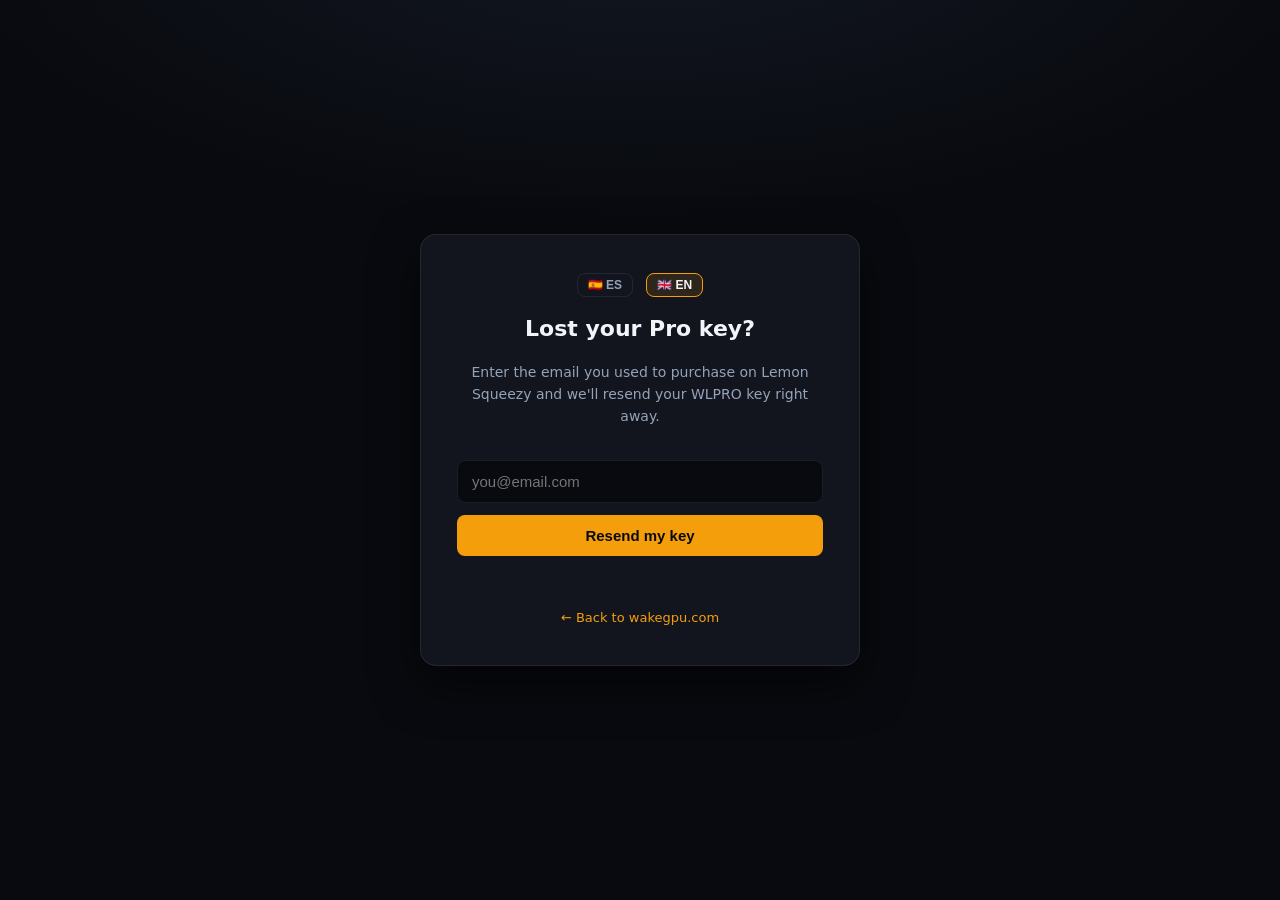
<file: web/recover.html>
<!doctype html>
<html lang="es">
<head>
<meta charset="utf-8">
<meta name="viewport" content="width=device-width, initial-scale=1">
<title>WakeGPU · Recuperar clave Pro</title>
<link rel="icon" type="image/svg+xml" href="favicon.svg">
<meta name="theme-color" content="#090a0f">
<style>
:root{--bg:#090a0f;--card:#12151e;--line:rgba(255,255,255,.08);--text:#f1f5f9;--muted:#94a3b8;--acc:#f59e0b;--ok:#34d399;--err:#f87171}
*{box-sizing:border-box}
body{margin:0;font-family:system-ui,-apple-system,"Segoe UI",sans-serif;background:var(--bg);background-image:radial-gradient(ellipse 80% 50% at 50% -10%, rgba(30, 41, 59, 0.45), transparent 70%);color:var(--text);line-height:1.6;display:flex;min-height:100vh;align-items:center;justify-content:center;padding:24px}
.card{background:var(--card);border:1px solid var(--line);border-radius:16px;padding:36px;max-width:440px;width:100%;text-align:center;box-shadow:0 18px 48px rgba(0,0,0,0.6)}
h1{font-size:22px;margin:0 0 8px;font-weight:700}
p{color:var(--muted);font-size:14px}
input{width:100%;background:#090a0f;border:1px solid var(--line);color:var(--text);border-radius:8px;padding:12px 14px;font-size:15px;margin:18px 0 12px;outline:none;transition:border-color .15s}
input:focus{border-color:var(--acc)}
button{width:100%;background:var(--acc);border:none;color:#090a0f;font-weight:700;border-radius:8px;padding:12px;font-size:15px;cursor:pointer;transition:filter .12s}
button:hover{filter:brightness(1.1)}
.msg{margin-top:14px;font-size:14px;min-height:20px}
.msg.ok{color:var(--ok)} .msg.err{color:var(--err)}
a{color:var(--acc);font-size:13px;display:block;margin-top:18px;text-decoration:none}
a:hover{text-decoration:underline}
.lang{margin-bottom:14px}
.lang button{width:auto;background:none;border:1px solid var(--line);color:var(--muted);padding:4px 10px;margin:0 4px;font-weight:600;font-size:12px}
.lang button.on{color:var(--text);border-color:var(--acc);background:rgba(245,158,11,.12)}
</style>
</head>
<body>
<div class="card">
  <div class="lang">
    <button id="btnEs" class="on" type="button">🇪🇸 ES</button>
    <button id="btnEn" type="button">🇬🇧 EN</button>
  </div>
  <h1 data-es="¿Perdiste tu clave Pro?" data-en="Lost your Pro key?">¿Perdiste tu clave Pro?</h1>
  <p data-es="Escribe el email con el que compraste en Lemon Squeezy y te reenviamos tu clave WLPRO al instante." data-en="Enter the email you used to purchase on Lemon Squeezy and we'll resend your WLPRO key right away.">Escribe el email con el que compraste en Lemon Squeezy y te reenviamos tu clave WLPRO al instante.</p>
  <form id="f">
    <input id="email" type="email" required placeholder="tu@email.com" data-ph-es="tu@email.com" data-ph-en="you@email.com" aria-label="Email">
    <button type="submit" data-es="Reenviar mi clave" data-en="Resend my key">Reenviar mi clave</button>
  </form>
  <div class="msg" id="msg"></div>
  <a href="index.html" data-es="← Volver a wakegpu.com" data-en="← Back to wakegpu.com">← Volver a wakegpu.com</a>
</div>
<script>
// CONFIG: misma URL que usa la app (default https://lic.wakegpu.com)
const LICENSE_API = "https://lic.wakegpu.com";
function setLang(l){
  document.querySelectorAll("[data-es]").forEach(el=>{ const v=el.dataset[l]; if(v) el.textContent=v; });
  const em = document.getElementById("email");
  if (em) em.placeholder = l === "en" ? em.dataset.phEn : em.dataset.phEs;
  document.documentElement.lang=l;
  btnEs.classList.toggle("on",l==="es"); btnEn.classList.toggle("on",l==="en");
  try{localStorage.setItem("wl.lang",l)}catch(e){}
}
btnEs.onclick=()=>setLang("es"); btnEn.onclick=()=>setLang("en");
try{
  const s=localStorage.getItem("wl.lang");
  if(s==="en" || s==="es") setLang(s);
}catch(e){}
document.getElementById("f").onsubmit = async e=>{
  e.preventDefault();
  const msg=document.getElementById("msg");
  msg.className="msg"; msg.textContent="…";
  try{
    const r=await fetch(LICENSE_API+"/api/recover",{method:"POST",headers:{"Content-Type":"application/json"},body:JSON.stringify({email:email.value})});
    if(!r.ok) throw 0;
    msg.className="msg ok";
    msg.dataset.es="Si la dirección está registrada, recibirás un email con tu clave WLPRO en unos minutos.";
    msg.dataset.en="If the address is registered, you'll get an email with your WLPRO key within minutes.";
    msg.textContent = document.documentElement.lang==="en" ? msg.dataset.en : msg.dataset.es;
  }catch(_){
    msg.className="msg err";
    msg.textContent = document.documentElement.lang==="en" ? "Service unavailable; try again later." : "Servicio no disponible; prueba más tarde.";
  }
};
</script>
</body>
</html>
</file>
<file: web/style.css>
/* Hallmark · shape: Workbench · genre: modern-minimal · theme: Cobalt (by request) · redesign: full
 * draw: 9dff99 · hero: Stage · nav: masthead · footer: mast · imagery: the product · signature: Zero-Waste Guardian timeline ruler + live ASCII Colab wake field
 * axes: light/grotesk-sans/cool · posture: restrained · contrast: pass · fold: pass · v2.0.0 */
/* Hallmark · pre-emit critique: P5 H5 E5 S5 R5 V5 · weakest: R, cut repetitive marketing cards and kept real app screenshots, Cobalt timeline ruler, and API table */
@import url("./tokens.css");
@import url("./base.css");

:root {
  --nav-h: 68px;
  --shadow-focus: 0 0 0 3px var(--color-accent-wash), 0 0 0 5px var(--color-focus);
}

html, body {
  overflow-x: clip;
  background-color: var(--color-paper);
  color: var(--color-ink);
  font-family: var(--font-body);
  font-size: var(--text-md);
  line-height: 1.55;
  margin: 0;
}

/* Interactive states (Floor: focus-visible instant) */
a, button, summary, input, select {
  transition: transform var(--dur-micro) var(--ease-out), box-shadow var(--dur-micro) var(--ease-out), background-color var(--dur-micro) var(--ease-out), border-color var(--dur-micro) var(--ease-out), color var(--dur-micro) var(--ease-out);
}
a:focus-visible, button:focus-visible, summary:focus-visible, [tabindex]:focus-visible {
  outline: 2px solid var(--color-focus);
  outline-offset: 2px;
  transition: none;
}

/* Typography */
h1, h2, h3 {
  font-family: var(--font-display);
  font-weight: var(--display-weight);
  letter-spacing: var(--tracking-display);
  color: var(--color-ink);
  overflow-wrap: break-word;
  min-width: 0;
  text-wrap: balance;
  margin: 0;
}
h1 { font-size: var(--text-display-s); line-height: 1.02; }
h2 { font-size: var(--text-section); line-height: 1.05; }
h3 { font-size: var(--text-title); font-weight: 500; line-height: 1.15; }
.lead { font-size: var(--text-lead); color: var(--color-ink-2); max-width: 54ch; margin: 0; line-height: 1.45; }
.prose { max-width: 65ch; color: var(--color-ink-2); margin: 0; }
.tabular { font-variant-numeric: tabular-nums; }
.mono { font-family: var(--font-outlier); }

a {
  color: var(--color-ink);
  text-decoration: underline;
  text-decoration-color: var(--color-rule-2);
  text-underline-offset: 0.2em;
}
a:hover { text-decoration-color: var(--color-accent); color: var(--color-accent-deep); }

/* Container */
.container {
  max-width: var(--container);
  margin-inline: auto;
  padding-inline: var(--gutter);
  width: 100%;
  box-sizing: border-box;
}

/* Masthead Navigation */
.masthead {
  position: sticky;
  top: 0;
  z-index: var(--z-sticky-nav);
  background: var(--color-paper);
  border-bottom: var(--rule-hair) solid var(--color-rule);
}
.masthead-inner {
  display: flex;
  align-items: center;
  justify-content: space-between;
  gap: var(--space-lg);
  min-height: var(--nav-h);
}
.wordmark {
  display: inline-flex;
  align-items: center;
  gap: var(--space-xs);
  font-family: var(--font-display);
  font-weight: 600;
  font-size: var(--text-lg);
  letter-spacing: var(--tracking-display);
  text-decoration: none;
  color: var(--color-ink);
  white-space: nowrap;
}
.wordmark-mark {
  width: 24px;
  height: 24px;
  display: inline-flex;
  align-items: center;
  justify-content: center;
  background: var(--color-accent);
  color: var(--color-accent-ink);
  border-radius: var(--radius-input);
}
.nav-links {
  display: flex;
  align-items: center;
  gap: var(--space-lg);
  flex-wrap: wrap;
}
.nav-links a {
  font-family: var(--font-display);
  font-weight: 500;
  font-size: var(--text-sm);
  color: var(--color-muted);
  text-decoration: none;
  white-space: nowrap;
}
.nav-links a:hover { color: var(--color-ink); }
.nav-actions {
  display: flex;
  align-items: center;
  gap: var(--space-sm);
}

/* Keycap Buttons (Cobalt signature) */
.key {
  display: inline-flex;
  align-items: center;
  justify-content: center;
  gap: var(--space-xs);
  border: var(--rule-hair) solid var(--color-rule-2);
  border-radius: var(--radius-input);
  padding: 0 var(--space-md);
  min-height: 44px;
  background: var(--color-key-face);
  color: var(--color-ink);
  font-family: var(--font-display);
  font-weight: 500;
  font-size: var(--text-sm);
  text-decoration: none;
  cursor: pointer;
  white-space: nowrap;
  box-shadow: var(--shadow-key);
}
.key:hover { transform: translateY(-1px); color: var(--color-ink); text-decoration: none; }
.key:active { transform: translateY(3px); box-shadow: var(--shadow-key-press); }
.key:disabled { opacity: 0.5; cursor: not-allowed; transform: none; }
.key--sm { min-height: 36px; padding: 0 var(--space-sm); font-size: var(--text-xs); }
.key--primary {
  background: var(--color-accent);
  border-color: var(--color-accent-edge);
  color: var(--color-accent-ink);
  box-shadow: var(--shadow-key-accent);
}
.key--primary:hover { color: var(--color-accent-ink); background: var(--color-accent-deep); }

/* Segmented tray (Language switcher) */
.tray {
  display: inline-flex;
  background: var(--color-paper-3);
  border: var(--rule-hair) solid var(--color-rule);
  border-radius: var(--radius-input);
  padding: var(--space-3xs);
  gap: var(--space-3xs);
}
.tray button {
  border: none;
  background: transparent;
  color: var(--color-muted);
  font-family: var(--font-display);
  font-weight: 500;
  font-size: var(--text-xs);
  padding: var(--space-2xs) var(--space-xs);
  border-radius: var(--space-2xs);
  cursor: pointer;
}
.tray button:hover { color: var(--color-ink); }
.tray button.on {
  background: var(--color-key-face);
  color: var(--color-ink);
  box-shadow: var(--shadow-card);
}
.tray button:active { transform: translateY(1px); }

/* Cut-corner surfaces (Cobalt signature) */
.cut {
  border: var(--rule-hair) solid var(--color-rule);
  border-radius: var(--radius-card);
  background: var(--color-paper);
  box-shadow: var(--shadow-card);
}
@supports (corner-shape: bevel) {
  .cut {
    border-radius: var(--cut-l) var(--space-2xs) var(--cut-l) var(--space-2xs);
    corner-shape: bevel round bevel round;
  }
}

/* Hero Stage + Cobalt ASCII Field */
.hero-band {
  position: relative;
  min-height: calc(100dvh - var(--nav-h));
  display: flex;
  align-items: center;
  border-bottom: var(--rule-hair) solid var(--color-rule);
  padding-block: var(--space-2xl);
  overflow: clip;
}
.cobalt-field {
  position: absolute;
  inset: 0;
  width: 100%;
  height: 100%;
  pointer-events: none;
  z-index: 0;
  opacity: 0.9;
}
.hero-grid {
  position: relative;
  z-index: 1;
  display: grid;
  grid-template-columns: minmax(0, 5fr) minmax(0, 7fr);
  gap: var(--space-2xl);
  align-items: center;
}
.hero-copy {
  display: flex;
  flex-direction: column;
  align-items: flex-start;
  gap: var(--space-md);
}
.hero-actions {
  display: flex;
  align-items: center;
  gap: var(--space-sm);
  flex-wrap: wrap;
  margin-top: var(--space-xs);
}
.hero-cmd {
  display: inline-flex;
  align-items: center;
  gap: var(--space-sm);
  background: var(--color-paper-2);
  border: var(--rule-hair) solid var(--color-rule-2);
  border-radius: var(--radius-input);
  padding: var(--space-2xs) var(--space-2xs) var(--space-2xs) var(--space-sm);
  font-family: var(--font-outlier);
  font-size: var(--text-xs);
  color: var(--color-ink-2);
  max-width: 100%;
}
.hero-cmd code { overflow: hidden; text-overflow: ellipsis; white-space: nowrap; }
.hero-note {
  font-size: var(--text-sm);
  color: var(--color-muted);
  margin: 0;
}
.hero-figure {
  margin: 0;
  padding: var(--space-xs);
  background: var(--color-paper-2);
}
.hero-figure img {
  display: block;
  width: 100%;
  height: auto;
  border-radius: var(--space-2xs);
  border: var(--rule-hair) solid var(--color-rule);
}
.hero-figure figcaption {
  margin-top: var(--space-xs);
  font-size: var(--text-xs);
  color: var(--color-muted);
  font-family: var(--font-display);
}

/* Section Rhythm & Head Blocks */
.sec {
  padding-block: var(--section-gap);
  border-bottom: var(--rule-hair) solid var(--color-rule);
}
.sec--tight { padding-block: var(--section-gap-s); }
.sec--paper2 { background: var(--color-paper-2); }
.head-split {
  display: grid;
  grid-template-columns: minmax(0, 6fr) minmax(0, 6fr);
  gap: var(--space-lg);
  align-items: end;
  margin-bottom: var(--space-xl);
}

/* Timeline Ruler (Cobalt signature) */
.ruler-box {
  padding: var(--space-lg);
  background: var(--color-paper);
  margin-bottom: var(--space-xl);
}
.ruler-header {
  display: flex;
  justify-content: space-between;
  align-items: baseline;
  gap: var(--space-md);
  margin-bottom: var(--space-md);
  flex-wrap: wrap;
}
.ruler-track {
  position: relative;
  border-top: var(--rule-hair) solid var(--color-rule-2);
  padding-top: var(--space-md);
  display: grid;
  grid-template-columns: minmax(0, 1fr) minmax(0, 1fr) minmax(0, 1fr);
  gap: var(--space-lg);
}
.ruler-tick {
  border-left: var(--rule-hair) solid var(--color-rule-2);
  padding-left: var(--space-md);
}
.ruler-tick--accent { border-left: 2px solid var(--color-accent); }
.ruler-tick--error { border-left: 2px solid var(--color-error); }
.ruler-val {
  font-family: var(--font-display);
  font-weight: 600;
  font-size: var(--text-2xl);
  font-variant-numeric: tabular-nums;
  line-height: 1.05;
  color: var(--color-ink);
}
.ruler-val--accent { color: var(--color-accent); }
.ruler-val--error { color: var(--color-error); }
.ruler-lbl {
  margin-top: var(--space-2xs);
  font-size: var(--text-sm);
  color: var(--color-muted);
}

/* Switcher (Interactive feature tabs) */
.switcher-bar {
  display: flex;
  flex-wrap: wrap;
  gap: var(--space-xs);
  margin-bottom: var(--space-lg);
}
.switcher-panel {
  display: grid;
  grid-template-columns: minmax(0, 5fr) minmax(0, 7fr);
  gap: var(--space-xl);
  align-items: center;
  padding: var(--space-lg);
}
.switcher-panel[hidden] { display: none; }
.switcher-list {
  list-style: none;
  margin: var(--space-md) 0 0;
  padding: 0;
  border-top: var(--rule-hair) solid var(--color-rule);
}
.switcher-list li {
  padding-block: var(--space-sm);
  border-bottom: var(--rule-hair) solid var(--color-rule);
  font-size: var(--text-sm);
  color: var(--color-ink-2);
}
.switcher-figure { margin: 0; }
.switcher-figure img {
  display: block;
  width: 100%;
  height: auto;
  border-radius: var(--space-2xs);
  border: var(--rule-hair) solid var(--color-rule);
}

/* Steps (<ol> real numerals, no eyebrow tags) */
.steps-grid {
  list-style: none;
  margin: 0;
  padding: 0;
  display: grid;
  grid-template-columns: repeat(3, minmax(0, 1fr));
  gap: var(--gap-columns);
  counter-reset: step;
}
.step-item {
  counter-increment: step;
  border-top: var(--rule-hair) solid var(--color-rule-2);
  padding-top: var(--space-md);
}
.step-item::before {
  content: counter(step, decimal-leading-zero);
  display: block;
  font-family: var(--font-display);
  font-weight: 600;
  font-size: var(--text-2xl);
  color: var(--color-accent);
  font-variant-numeric: tabular-nums;
  margin-bottom: var(--space-xs);
}
.step-item p { margin: var(--space-xs) 0 0; font-size: var(--text-sm); color: var(--color-ink-2); }

/* Graphite Band (Cobalt dark band for code & pipeline) */
.graphite {
  background: var(--color-graphite);
  color: var(--color-graphite-ink);
  padding-block: var(--section-gap-s);
  border-bottom: var(--rule-hair) solid var(--color-rule);
}
.graphite h2, .graphite h3 { color: var(--color-graphite-ink); }
.graphite .lead, .graphite p { color: var(--color-graphite-muted); }
.graphite a { color: var(--color-graphite-ink); text-decoration-color: var(--color-accent-2); }
.graphite a:hover { color: var(--color-accent-2); }
.graphite-panes {
  display: grid;
  grid-template-columns: minmax(0, 1fr) minmax(0, 1fr);
  gap: var(--gap-columns);
  margin-top: var(--space-xl);
}
.pane {
  background: var(--color-graphite-2);
  border: var(--rule-hair) solid var(--color-graphite-glyph-1);
  border-radius: var(--radius-card);
  padding: var(--space-lg);
}
.pane-head {
  display: flex;
  justify-content: space-between;
  align-items: center;
  padding-bottom: var(--space-sm);
  margin-bottom: var(--space-md);
  border-bottom: var(--rule-hair) solid var(--color-graphite-glyph-1);
  font-family: var(--font-display);
  font-size: var(--text-sm);
  color: var(--color-graphite-ink);
}
.pane pre {
  margin: 0;
  font-family: var(--font-outlier);
  font-size: var(--text-xs);
  line-height: 1.6;
  color: var(--color-graphite-ink);
  overflow-x: auto;
}
.pane .tok { color: var(--color-accent-2); }
.pane .com { color: var(--color-graphite-muted); }

/* API-style Ruled Table (Cobalt Range) */
.table-scroll { width: 100%; overflow-x: auto; }
.ledger-table {
  width: 100%;
  border-collapse: collapse;
  font-size: var(--text-sm);
  font-variant-numeric: tabular-nums;
}
.ledger-table th, .ledger-table td {
  padding: var(--space-md) var(--space-md);
  text-align: left;
  border-bottom: var(--rule-hair) solid var(--color-rule);
  vertical-align: top;
}
.ledger-table th {
  font-family: var(--font-display);
  font-weight: 500;
  color: var(--color-muted);
  border-bottom: var(--rule-hair) solid var(--color-rule-2);
}
.ledger-table td:first-child { font-weight: 500; color: var(--color-ink); }
.ledger-table .col-cobalt { background: var(--color-accent-wash); color: var(--color-ink); }
.ledger-table th.col-cobalt { color: var(--color-accent-deep); font-weight: 600; }

/* Download Grid */
.dl-grid {
  display: grid;
  grid-template-columns: minmax(0, 1fr) minmax(0, 1fr);
  gap: var(--gap-columns);
}
.dl-card {
  padding: var(--space-lg);
  display: flex;
  flex-direction: column;
  gap: var(--space-md);
}
.dl-card--primary {
  background: var(--color-accent-wash);
  border-color: var(--color-accent-2);
}
.dl-meta {
  font-family: var(--font-outlier);
  font-size: var(--text-xs);
  color: var(--color-muted);
  margin: 0;
}

/* FAQ Rows */
.faq-wrap {
  display: grid;
  grid-template-columns: minmax(0, 4fr) minmax(0, 8fr);
  gap: var(--gap-columns);
  align-items: start;
}
.faq-list { border-top: var(--rule-hair) solid var(--color-rule-2); }
.faq-list details { border-bottom: var(--rule-hair) solid var(--color-rule); }
.faq-list summary {
  list-style: none;
  cursor: pointer;
  padding: var(--space-md) 0;
  font-family: var(--font-display);
  font-weight: 500;
  font-size: var(--text-md);
  color: var(--color-ink);
  display: flex;
  justify-content: space-between;
  align-items: center;
  gap: var(--space-md);
}
.faq-list summary::-webkit-details-marker { display: none; }
.faq-list details[open] summary { color: var(--color-accent-deep); }
.faq-list details p {
  margin: 0 0 var(--space-md);
  font-size: var(--text-sm);
  color: var(--color-ink-2);
  max-width: 65ch;
}

/* Mast Footer (Cobalt signature) */
.mast-footer {
  padding-block: var(--space-2xl);
  background: var(--color-paper);
}
.mast-top {
  display: flex;
  justify-content: space-between;
  align-items: flex-end;
  gap: var(--space-lg);
  padding-bottom: var(--space-lg);
  border-bottom: var(--rule-hair) solid var(--color-rule-2);
  flex-wrap: wrap;
}
.mast-wordmark {
  font-family: var(--font-display);
  font-weight: 600;
  font-size: var(--text-2xl);
  letter-spacing: var(--tracking-display);
  color: var(--color-ink);
}
.mast-links {
  display: flex;
  gap: var(--space-lg);
  flex-wrap: wrap;
  font-family: var(--font-display);
  font-size: var(--text-sm);
}
.mast-links a { text-decoration: none; color: var(--color-ink-2); }
.mast-links a:hover { color: var(--color-accent); text-decoration: underline; }
.mast-bottom {
  display: flex;
  justify-content: space-between;
  align-items: center;
  gap: var(--space-md);
  padding-top: var(--space-md);
  font-size: var(--text-xs);
  color: var(--color-muted);
  flex-wrap: wrap;
}

/* Responsive */
@media (max-width: 960px) {
  .container { padding-inline: var(--space-lg); }
  .hero-grid, .head-split, .switcher-panel, .graphite-panes, .dl-grid, .faq-wrap, .steps-grid, .ruler-track {
    grid-template-columns: minmax(0, 1fr);
  }
  .nav-links { display: none; }
}

@media (prefers-reduced-motion: reduce) {
  *, *::before, *::after {
    transition-duration: 0.001ms !important;
    animation-duration: 0.001ms !important;
  }
}
</file>
